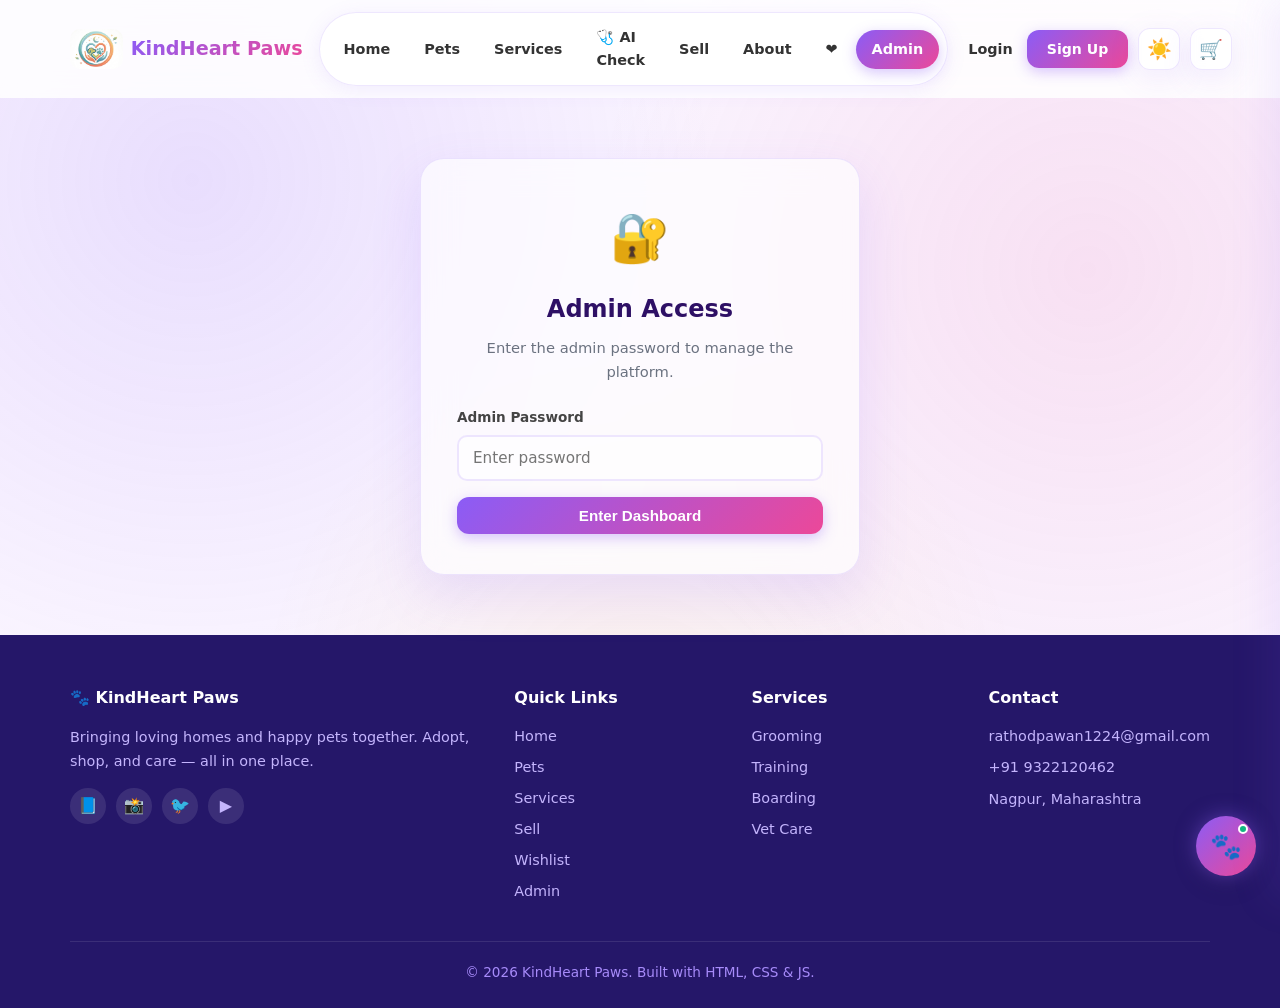
<file: admin.html>
<!DOCTYPE html>
<html lang="en">
<head>
<meta charset="UTF-8">
<meta name="viewport" content="width=device-width, initial-scale=1.0">
<title>Admin Dashboard — KindHeart Paws</title>
<link rel="stylesheet" href="css/style.css">
</head>
<body>
<header></header>

<!-- Admin Login Gate -->
<div id="adminGate" class="admin-gate" style="display:none">
  <div class="ico">🔐</div>
  <h2>Admin Access</h2>
  <p>Enter the admin password to manage the platform.</p>
  <div id="gateAlert"></div>
  <form id="gateForm">
    <div class="form-group">
      <label>Admin Password</label>
      <input type="password" id="gatePass" placeholder="Enter password" required>
    </div>
    <button type="submit" class="btn btn-primary btn-block">Enter Dashboard</button>
  </form>
  
</div>

<!-- Admin Dashboard -->
<div id="adminPanel" style="display:none;padding:40px 0">
  <div class="wrap">
    <!-- Stats -->
    <div class="admin-stats reveal">
      <div class="admin-stat">
        <div class="a-ico" style="background:#fde">🐾</div>
        <div class="a-info"><div class="num" id="statPets">0</div><div class="lbl">Total Pets</div></div>
      </div>
      <div class="admin-stat">
        <div class="a-ico" style="background:#e0f2fe">👥</div>
        <div class="a-info"><div class="num" id="statUsers">0</div><div class="lbl">Registered Users</div></div>
      </div>
      <div class="admin-stat">
        <div class="a-ico" style="background:#dcfce7">🛒</div>
        <div class="a-info"><div class="num" id="statCart">0</div><div class="lbl">Cart Items</div></div>
      </div>
      <div class="admin-stat">
        <div class="a-ico" style="background:#fef3c7">❤</div>
        <div class="a-info"><div class="num" id="statWish">0</div><div class="lbl">Wishlisted</div></div>
      </div>
    </div>

    <!-- Tabs -->
    <div class="admin-tabs">
      <button class="admin-tab active" onclick="switchTab('pets')">🐾 Manage Pets</button>
      <button class="admin-tab" onclick="switchTab('users')">👥 Manage Users</button>
      <button class="admin-tab" onclick="switchTab('orders')">📦 Orders</button>
    </div>

    <!-- Pets Tab -->
    <div id="tab-pets">
      <div class="admin-table-wrap">
        <div class="admin-table-head">
          <h3>📋 All Pet Listings</h3>
          <button class="btn btn-primary" style="font-size:.85rem;padding:8px 16px" onclick="location.href='sell.html'">+ Add Pet</button>
        </div>
        <table class="admin-table">
          <thead>
            <tr><th>Pet</th><th>Type</th><th>Breed</th><th>Price</th><th>Seller</th><th>Action</th></tr>
          </thead>
          <tbody id="petsTableBody"></tbody>
        </table>
      </div>
    </div>

    <!-- Users Tab -->
    <div id="tab-users" style="display:none">
      <div class="admin-table-wrap">
        <div class="admin-table-head">
          <h3>👥 Registered Users</h3>
        </div>
        <table class="admin-table">
          <thead>
            <tr><th>Name</th><th>Email</th><th>Role</th><th>Listed Pets</th></tr>
          </thead>
          <tbody id="usersTableBody"></tbody>
        </table>
      </div>
    </div>

    <!-- Orders Tab -->
    <div id="tab-orders" style="display:none">
      <div class="admin-table-wrap">
        <div class="admin-table-head">
          <h3>📦 Recent Orders</h3>
        </div>
        <div id="ordersContent" style="padding:30px 24px"></div>
      </div>
    </div>
  </div>
</div>

<footer></footer>

<!-- Cart Drawer -->
<div class="cart-overlay" id="cartOverlay" onclick="closeCart()"></div>
<div class="cart-drawer" id="cartDrawer">
  <div class="cart-head">
    <span>🛒 Your Cart</span>
    <button class="modal-close" onclick="closeCart()" style="position:static;font-size:1.5rem;background:none;border:none;cursor:pointer">×</button>
  </div>
  <div class="cart-body" id="cartBody"></div>
  <div class="cart-foot" id="cartFoot">
    <div class="cart-total"><span>Total</span><span class="amt" id="cartTotalAmt">₹0</span></div>
    <button class="btn btn-primary checkout-btn" onclick="openCheckout()">Checkout</button>
  </div>
</div>
<script src="js/script.js"></script>
<script>
buildNav("admin.html");
buildFooter();

const ADMIN_PASSWORD = "Pawan@2003";

// check if already authenticated this session
let isAdmin = sessionStorage.getItem("ph_admin") === "1";

function showGate(){
  document.getElementById("adminGate").style.display = "block";
  document.getElementById("adminPanel").style.display = "none";
}
function showPanel(){
  document.getElementById("adminGate").style.display = "none";
  document.getElementById("adminPanel").style.display = "block";
  loadStats();
  loadPets();
  loadUsers();
  loadOrders();
  setTimeout(initReveal, 60);
}

if(isAdmin) showPanel(); else showGate();

document.getElementById("gateForm").addEventListener("submit", function(e){
  e.preventDefault();
  const pass = document.getElementById("gatePass").value;
  if(pass === ADMIN_PASSWORD){
    sessionStorage.setItem("ph_admin","1");
    isAdmin = true;
    showPanel();
  } else {
    document.getElementById("gateAlert").innerHTML = '<div class="alert err">Wrong password. Try again.</div>';
  }
});

// ---- Stats ----
function loadStats(){
  document.getElementById("statPets").textContent = getPets().length;
  document.getElementById("statUsers").textContent = getUsers().length;
  document.getElementById("statCart").textContent = cartCount();
  document.getElementById("statWish").textContent = getWishlist().length;
}

// ---- Pets Table ----
function loadPets(){
  const pets = getPets();
  const body = document.getElementById("petsTableBody");
  if(pets.length === 0){
    body.innerHTML = '<tr><td colspan="6" class="empty-row">No pets listed yet.</td></tr>';
    return;
  }
  body.innerHTML = pets.map(p => `
    <tr>
      <td>
        <div style="display:flex;align-items:center;gap:10px">
          ${p.img ? `<img src="${p.img}" class="t-pic" onerror="this.style.display='none';this.nextElementSibling.style.display='block'"><span class="t-emoji" style="display:none;font-size:1.4rem">${petEmoji(p.type)}</span>` : `<span class="t-emoji">${petEmoji(p.type)}</span>`}
          <strong>${p.name}</strong>
        </div>
      </td>
      <td>${p.type}</td>
      <td>${p.breed}</td>
      <td>${p.price === 0 ? '<span class="t-free">Free</span>' : '<span class="t-price">₹'+p.price.toLocaleString("en-IN")+'</span>'}</td>
      <td>${p.seller || "KindHeart Paws"}</td>
      <td>
        <a href="pet.html?id=${p.id}" style="color:var(--secondary);font-weight:600;font-size:.82rem;margin-right:8px">View</a>
        <button class="del-btn" onclick="adminDeletePet(${p.id})">Delete</button>
      </td>
    </tr>`).join("");
}

function adminDeletePet(id){
  if(!confirm("Delete this pet listing? This cannot be undone.")) return;
  const pets = getPets().filter(p => p.id !== id);
  setPets(pets);
  loadStats();
  loadPets();
  toast("Pet listing deleted.");
}

// ---- Users Table ----
function loadUsers(){
  const users = getUsers();
  const pets = getPets();
  const body = document.getElementById("usersTableBody");
  if(users.length === 0){
    body.innerHTML = '<tr><td colspan="4" class="empty-row">No registered users yet.</td></tr>';
    return;
  }
  body.innerHTML = users.map(u => {
    const listed = pets.filter(p => p.sellerEmail === u.email).length;
    const isAdminUser = u.email === "admin@pawshearts.in";
    return `
    <tr>
      <td><strong>${u.name}</strong></td>
      <td>${u.email}</td>
      <td><span class="role-badge ${isAdminUser?'admin':'user'}">${isAdminUser?'Admin':'User'}</span></td>
      <td>${listed}</td>
    </tr>`;
  }).join("");
}

// ---- Orders Tab ----
function loadOrders(){
  const cart = getCart();
  const content = document.getElementById("ordersContent");
  if(cart.length === 0){
    content.innerHTML = '<div class="empty-row">No active orders in cart. Orders will appear here when users add items.</div>';
    return;
  }
  const total = cartTotal();
  content.innerHTML = `
    <p style="margin-bottom:16px;color:var(--muted);font-size:.9rem">Currently ${cart.length} item(s) in the active cart:</p>
    ${cart.map(i => `
      <div style="display:flex;justify-content:space-between;padding:10px 0;border-bottom:1px solid #f3f4f6">
        <span>${i.emoji||""} ${i.name} <span style="color:var(--muted);font-size:.8rem">(${i.type})</span></span>
        <strong>${i.price === 0 ? "Free" : "₹"+i.price.toLocaleString("en-IN")}</strong>
      </div>
    `).join("")}
    <div style="display:flex;justify-content:space-between;margin-top:16px;font-size:1.2rem;font-weight:800;color:var(--primary)">
      <span>Cart Total</span><span>₹${total.toLocaleString("en-IN")}</span>
    </div>`;
}

// ---- Tabs ----
function switchTab(tab){
  document.querySelectorAll(".admin-tab").forEach(t => t.classList.remove("active"));
  event.target.classList.add("active");
  document.getElementById("tab-pets").style.display = tab === "pets" ? "block" : "none";
  document.getElementById("tab-users").style.display = tab === "users" ? "block" : "none";
  document.getElementById("tab-orders").style.display = tab === "orders" ? "block" : "none";
}
</script>

<!-- Chatbot Widget -->
<button class="chatbot-fab" id="chatbotFab" onclick="toggleChatbot()" title="Chat with PawBot">🐾<span class="badge-dot"></span></button>
<div class="chatbot-window" id="chatbotWindow">
  <div class="chatbot-head">
    <div class="avatar">🐾</div>
    <div class="info">
      <h4>PawBot</h4>
      <span class="status">Online • Typically replies instantly</span>
    </div>
    <button class="close-btn" onclick="toggleChatbot()">×</button>
  </div>
  <div class="chatbot-body" id="chatbotBody"></div>
  <div class="chatbot-input">
    <input type="text" id="chatbotInput" placeholder="Ask me anything about pets..." autocomplete="off">
    <button onclick="sendChatMessage()">➤</button>
  </div>
</div>

</body>
</html>
</file>
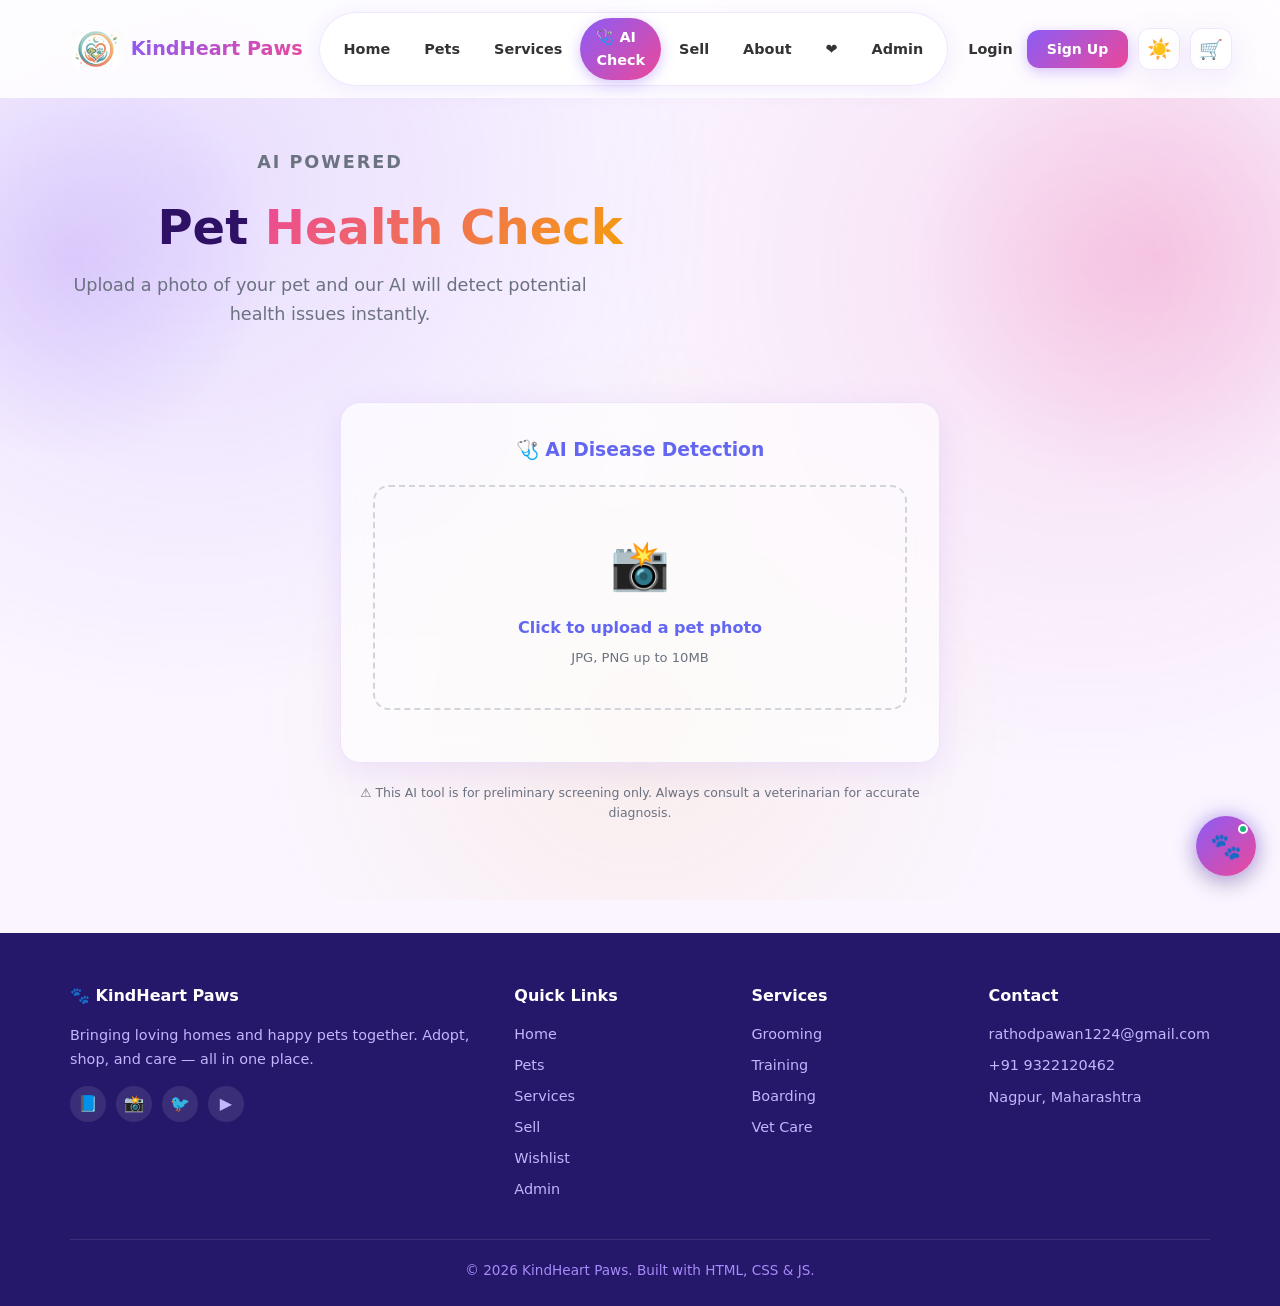
<file: health-check.html>
<!DOCTYPE html>
<html lang="en">
<head>
<meta charset="UTF-8">
<meta name="viewport" content="width=device-width, initial-scale=1.0">
<title>AI Health Check — KindHeart Paws</title>
<link rel="stylesheet" href="css/style.css">
</head>
<body>
<header></header>

<section class="hero" style="padding:50px 0">
  <div class="wrap">
    <div class="section-head reveal" style="margin:0">
      <p class="eyebrow">AI Powered</p>
      <h1>Pet <span class="gradient-text">Health Check</span></h1>
      <p>Upload a photo of your pet and our AI will detect potential health issues instantly.</p>
    </div>
  </div>
</section>

<section style="padding-top:0">
  <div class="wrap" style="max-width:640px">
    <div class="sell-form-card reveal">
      <h3 style="text-align:center;color:var(--secondary);margin-bottom:20px">🩺 AI Disease Detection</h3>

      <div id="uploadArea" style="border:2px dashed #d1d5db;border-radius:16px;padding:40px 20px;text-align:center;cursor:pointer;transition:.3s;margin-bottom:20px" 
           onmouseover="this.style.borderColor='var(--primary)'" 
           onmouseout="this.style.borderColor='#d1d5db'"
           onclick="document.getElementById('petPhoto').click()">
        <div style="font-size:3rem;margin-bottom:12px">📸</div>
        <p style="font-weight:600;color:var(--secondary)">Click to upload a pet photo</p>
        <p style="font-size:.82rem;color:var(--muted);margin-top:6px">JPG, PNG up to 10MB</p>
        <input type="file" id="petPhoto" accept="image/*" style="display:none" onchange="previewImage(this)">
      </div>

      <div id="imagePreview" style="text-align:center;margin-bottom:20px;display:none">
        <img id="previewImg" style="max-width:300px;border-radius:14px;box-shadow:var(--shadow)">
      </div>

      <button class="btn btn-primary btn-block" id="checkBtn" onclick="checkHealth()" style="display:none">
        🔍 Analyze with AI
      </button>

      <div id="loadingArea" style="text-align:center;display:none;padding:30px">
        <div style="font-size:2.5rem;margin-bottom:12px">🤖</div>
        <p style="font-weight:600;color:var(--secondary)">AI is analyzing the image...</p>
        <p style="font-size:.82rem;color:var(--muted)">This may take a few seconds</p>
      </div>

      <div id="resultArea" style="display:none">
        <div style="background:#f9fafb;border-radius:14px;padding:20px;margin-top:20px">
          <div style="display:flex;align-items:center;gap:12px;margin-bottom:14px">
            <span id="resultIcon" style="font-size:2rem">✅</span>
            <div>
              <h3 id="resultDisease" style="color:var(--secondary)">Healthy</h3>
              <p id="resultConfidence" style="font-size:.85rem;color:var(--muted)">Confidence: 95%</p>
            </div>
          </div>
          <p id="resultAdvice" style="color:#4b5563;font-size:.92rem;line-height:1.7"></p>
        </div>
        <div id="allPredictions" style="margin-top:16px"></div>
        <button class="btn btn-outline btn-block" style="margin-top:16px" onclick="resetCheck()">Check Another Pet</button>
      </div>

      <div id="errorArea" style="display:none;padding:20px;text-align:center">
        <p style="color:#c0344a;font-weight:600">⚠️ <span id="errorMsg">Something went wrong</span></p>
        <button class="btn btn-outline" style="margin-top:12px" onclick="resetCheck()">Try Again</button>
      </div>
    </div>

    <p style="text-align:center;color:var(--muted);font-size:.78rem;margin-top:20px">
      ⚠️ This AI tool is for preliminary screening only. Always consult a veterinarian for accurate diagnosis.
    </p>
  </div>
</section>

<footer></footer>

<button class="chatbot-fab" id="chatbotFab" onclick="toggleChatbot()" title="Chat with KindBot">🐾<span class="badge-dot"></span></button>
<div class="chatbot-window" id="chatbotWindow">
  <div class="chatbot-head">
    <div class="avatar">🐾</div>
    <div class="info">
      <h4>KindBot</h4>
      <span class="status">Online • Typically replies instantly</span>
    </div>
    <button class="close-btn" onclick="toggleChatbot()">×</button>
  </div>
  <div class="chatbot-body" id="chatbotBody"></div>
  <div class="chatbot-input">
    <input type="text" id="chatbotInput" placeholder="Ask me anything about pets..." autocomplete="off">
    <button onclick="sendChatMessage()">➤</button>
  </div>
</div>

<script src="js/script.js"></script>
<script>
const API_URL = "http://localhost:5000/predict";

buildNav("health-check.html");
buildFooter();
setTimeout(initReveal, 60);

function previewImage(input) {
  const file = input.files[0];
  if (!file) return;
  const reader = new FileReader();
  reader.onload = function(e) {
    document.getElementById("previewImg").src = e.target.result;
    document.getElementById("imagePreview").style.display = "block";
    document.getElementById("checkBtn").style.display = "flex";
    document.getElementById("resultArea").style.display = "none";
    document.getElementById("errorArea").style.display = "none";
  };
  reader.readAsDataURL(file);
}

function checkHealth() {
  const file = document.getElementById("petPhoto").files[0];
  if (!file) { alert("Please upload a pet photo first"); return; }

  document.getElementById("checkBtn").style.display = "none";
  document.getElementById("imagePreview").style.display = "none";
  document.getElementById("loadingArea").style.display = "block";

  const formData = new FormData();
  formData.append("file", file);

  fetch(API_URL, { method: "POST", body: formData })
    .then(function(res) { return res.json(); })
    .then(function(data) {
      document.getElementById("loadingArea").style.display = "none";
      if (data.error) {
        document.getElementById("errorMsg").textContent = data.error;
        document.getElementById("errorArea").style.display = "block";
        return;
      }
      showResult(data);
    })
    .catch(function(err) {
      document.getElementById("loadingArea").style.display = "none";
      document.getElementById("errorMsg").textContent = "Cannot connect to AI server. Make sure the backend is running.";
      document.getElementById("errorArea").style.display = "block";
    });
}

function showResult(data) {
  var isHealthy = data.disease.toLowerCase().includes("healthy");
  document.getElementById("resultIcon").textContent = isHealthy ? "✅" : "⚠️";
  document.getElementById("resultDisease").textContent = data.disease;
  document.getElementById("resultConfidence").textContent = "Confidence: " + data.confidence + "%";
  document.getElementById("resultAdvice").textContent = data.advice;

  var allHtml = "<p style='font-size:.82rem;color:var(--muted);margin-bottom:8px'>All predictions:</p>";
  var predictions = data.all_predictions || {};
  for (var name in predictions) {
    var pct = predictions[name];
    var barColor = name.toLowerCase().includes("healthy") ? "var(--accent)" : "var(--primary)";
    allHtml += "<div style='margin-bottom:8px'><div style='display:flex;justify-content:space-between;font-size:.78rem;margin-bottom:2px'><span>" + name + "</span><span>" + pct + "%</span></div><div style='background:#f3f4f6;border-radius:4px;height:6px;overflow:hidden'><div style='background:" + barColor + ";height:100%;width:" + pct + "%'></div></div></div>";
  }
  document.getElementById("allPredictions").innerHTML = allHtml;
  document.getElementById("resultArea").style.display = "block";
}

function resetCheck() {
  document.getElementById("petPhoto").value = "";
  document.getElementById("imagePreview").style.display = "none";
  document.getElementById("checkBtn").style.display = "none";
  document.getElementById("resultArea").style.display = "none";
  document.getElementById("errorArea").style.display = "none";
  document.getElementById("uploadArea").style.display = "block";
}
</script>
</body>
</html>
</file>
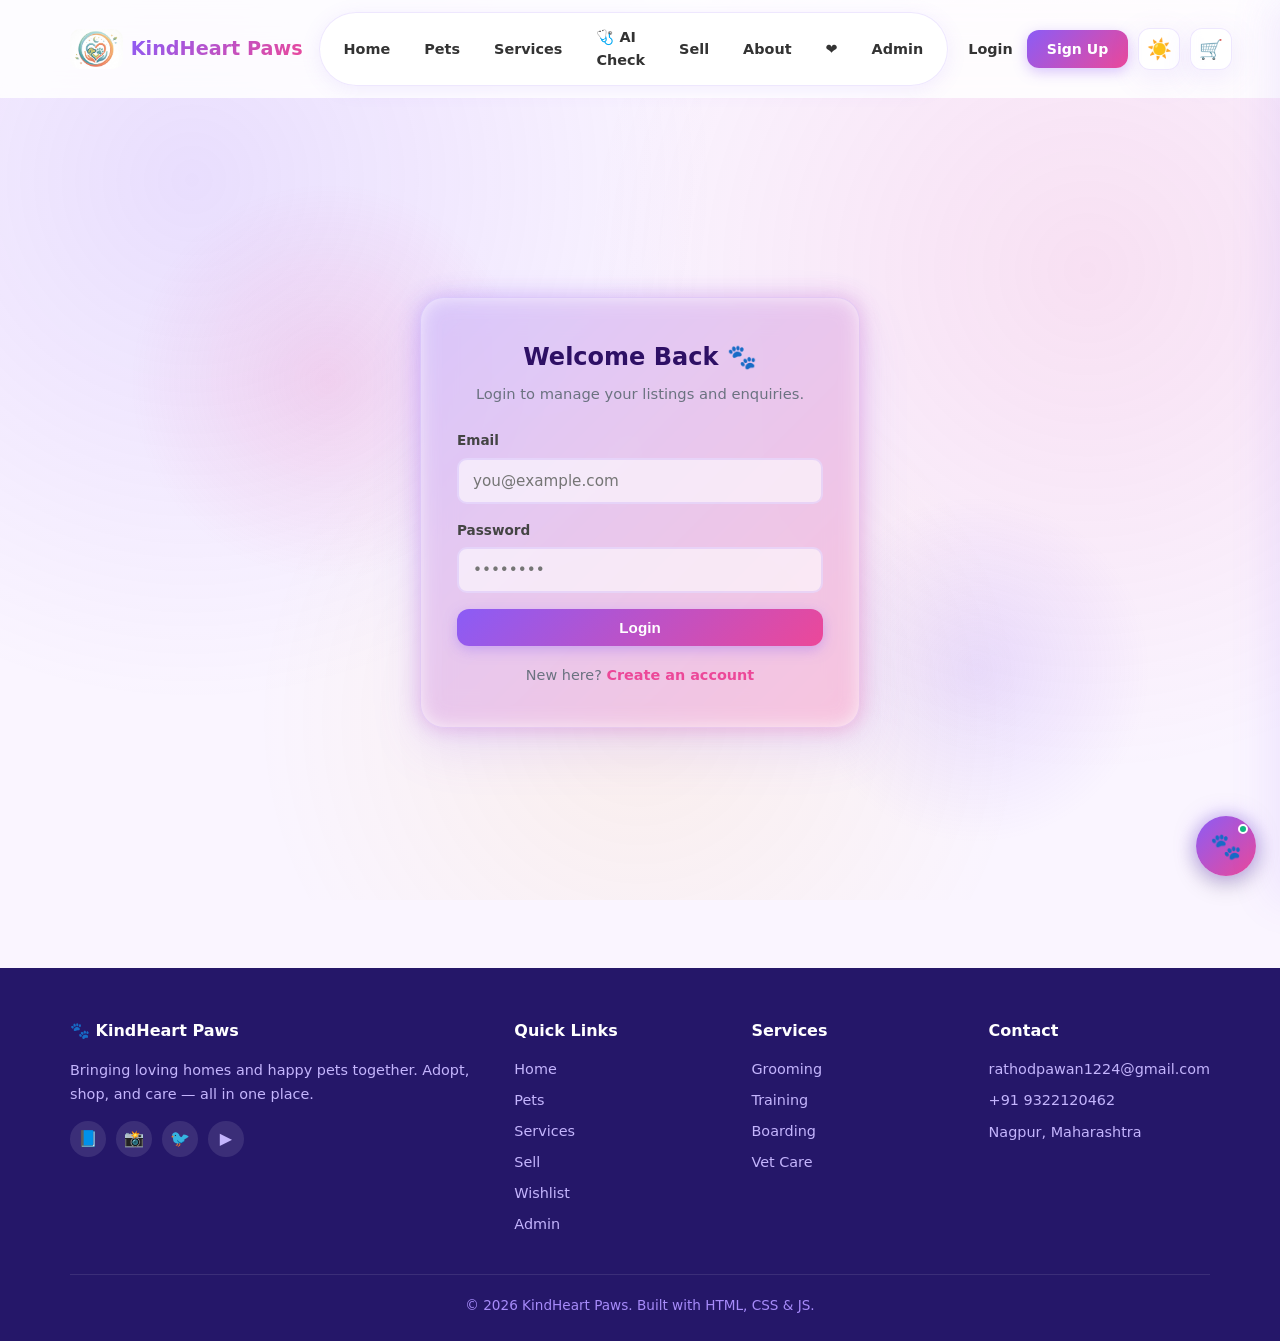
<file: login.html>
<!DOCTYPE html>
<html lang="en">
<head>
<meta charset="UTF-8">
<meta name="viewport" content="width=device-width, initial-scale=1.0">
<title>Login / Sign Up — KindHeart Paws</title>
<link rel="stylesheet" href="css/style.css">
</head>
<body>
<header></header>

<div class="auth-wrap">
  <div class="auth-card">
    <h2 id="formTitle">Welcome Back 🐾</h2>
    <p class="sub" id="formSub">Login to manage your listings and enquiries.</p>

    <div id="alertBox"></div>

    <form id="authForm">
      <div id="nameField" class="form-group" style="display:none">
        <label>Full Name</label>
        <input type="text" id="name" placeholder="Your name">
      </div>
      <div class="form-group">
        <label>Email</label>
        <input type="email" id="email" placeholder="you@example.com" required>
      </div>
      <div class="form-group">
        <label>Password</label>
        <input type="password" id="password" placeholder="••••••••" required>
      </div>
      <div id="confirmField" class="form-group" style="display:none">
        <label>Confirm Password</label>
        <input type="password" id="confirm" placeholder="••••••••">
      </div>
      <button type="submit" class="btn btn-primary btn-block" id="submitBtn">Login</button>
    </form>

    <p class="auth-switch" id="switchText">
      New here? <a href="#" onclick="toggleMode('signup')">Create an account</a>
    </p>
  </div>
</div>

<footer></footer>

<!-- Cart Drawer -->
<div class="cart-overlay" id="cartOverlay" onclick="closeCart()"></div>
<div class="cart-drawer" id="cartDrawer">
  <div class="cart-head">
    <span>🛒 Your Cart</span>
    <button class="modal-close" onclick="closeCart()" style="position:static;font-size:1.5rem;background:none;border:none;cursor:pointer">×</button>
  </div>
  <div class="cart-body" id="cartBody"></div>
  <div class="cart-foot" id="cartFoot">
    <div class="cart-total"><span>Total</span><span class="amt" id="cartTotalAmt">₹0</span></div>
    <button class="btn btn-primary checkout-btn" onclick="openCheckout()">Checkout</button>
  </div>
</div>
<script src="js/script.js"></script>
<script>
buildNav("");
buildFooter();

let mode = new URLSearchParams(location.search).get("mode") || "login";

function toggleMode(m){
  mode = m;
  const t = document.getElementById("formTitle");
  const s = document.getElementById("formSub");
  const btn = document.getElementById("submitBtn");
  const sw = document.getElementById("switchText");
  const nameF = document.getElementById("nameField");
  const confF = document.getElementById("confirmField");
  if(m==="signup"){
    t.textContent="Create Account 🐾";
    s.textContent="Join us to adopt, buy, sell and book services.";
    btn.textContent="Sign Up";
    nameF.style.display="block";
    confF.style.display="block";
    document.getElementById("name").required=true;
    document.getElementById("confirm").required=true;
    sw.innerHTML=`Already have an account? <a href="#" onclick="toggleMode('login')">Login</a>`;
  } else {
    t.textContent="Welcome Back 🐾";
    s.textContent="Login to manage your listings and enquiries.";
    btn.textContent="Login";
    nameF.style.display="none";
    confF.style.display="none";
    document.getElementById("name").required=false;
    document.getElementById("confirm").required=false;
    sw.innerHTML=`New here? <a href="#" onclick="toggleMode('signup')">Create an account</a>`;
  }
}
toggleMode(mode);

function showMsg(msg,type){
  document.getElementById("alertBox").innerHTML=`<div class="alert ${type}">${msg}</div>`;
}

document.getElementById("authForm").addEventListener("submit",function(e){
  e.preventDefault();
  const email=document.getElementById("email").value.trim();
  const password=document.getElementById("password").value;
  if(mode==="signup"){
    const name=document.getElementById("name").value.trim();
    const confirm=document.getElementById("confirm").value;
    if(password!==confirm){showMsg("Passwords do not match.","err");return;}
    if(password.length<6){showMsg("Password must be at least 6 characters.","err");return;}
    let users=getUsers();
    if(users.some(u=>u.email===email)){showMsg("An account with this email already exists.","err");return;}
    const user={name,email,password};
    users.push(user);
    setUsers(users);
    setCurrentUser(user);
    toast("Account created! Redirecting…");
    setTimeout(()=>location.href="index.html",1200);
  } else {
    const users=getUsers();
    const found=users.find(u=>u.email===email && u.password===password);
    if(!found){showMsg("Invalid email or password.","err");return;}
    setCurrentUser(found);
    toast("Login successful! Redirecting…");
    setTimeout(()=>location.href="index.html",1000);
  }
});
</script>

<!-- Chatbot Widget -->
<button class="chatbot-fab" id="chatbotFab" onclick="toggleChatbot()" title="Chat with PawBot">🐾<span class="badge-dot"></span></button>
<div class="chatbot-window" id="chatbotWindow">
  <div class="chatbot-head">
    <div class="avatar">🐾</div>
    <div class="info">
      <h4>PawBot</h4>
      <span class="status">Online • Typically replies instantly</span>
    </div>
    <button class="close-btn" onclick="toggleChatbot()">×</button>
  </div>
  <div class="chatbot-body" id="chatbotBody"></div>
  <div class="chatbot-input">
    <input type="text" id="chatbotInput" placeholder="Ask me anything about pets..." autocomplete="off">
    <button onclick="sendChatMessage()">➤</button>
  </div>
</div>

</body>
</html>
</file>
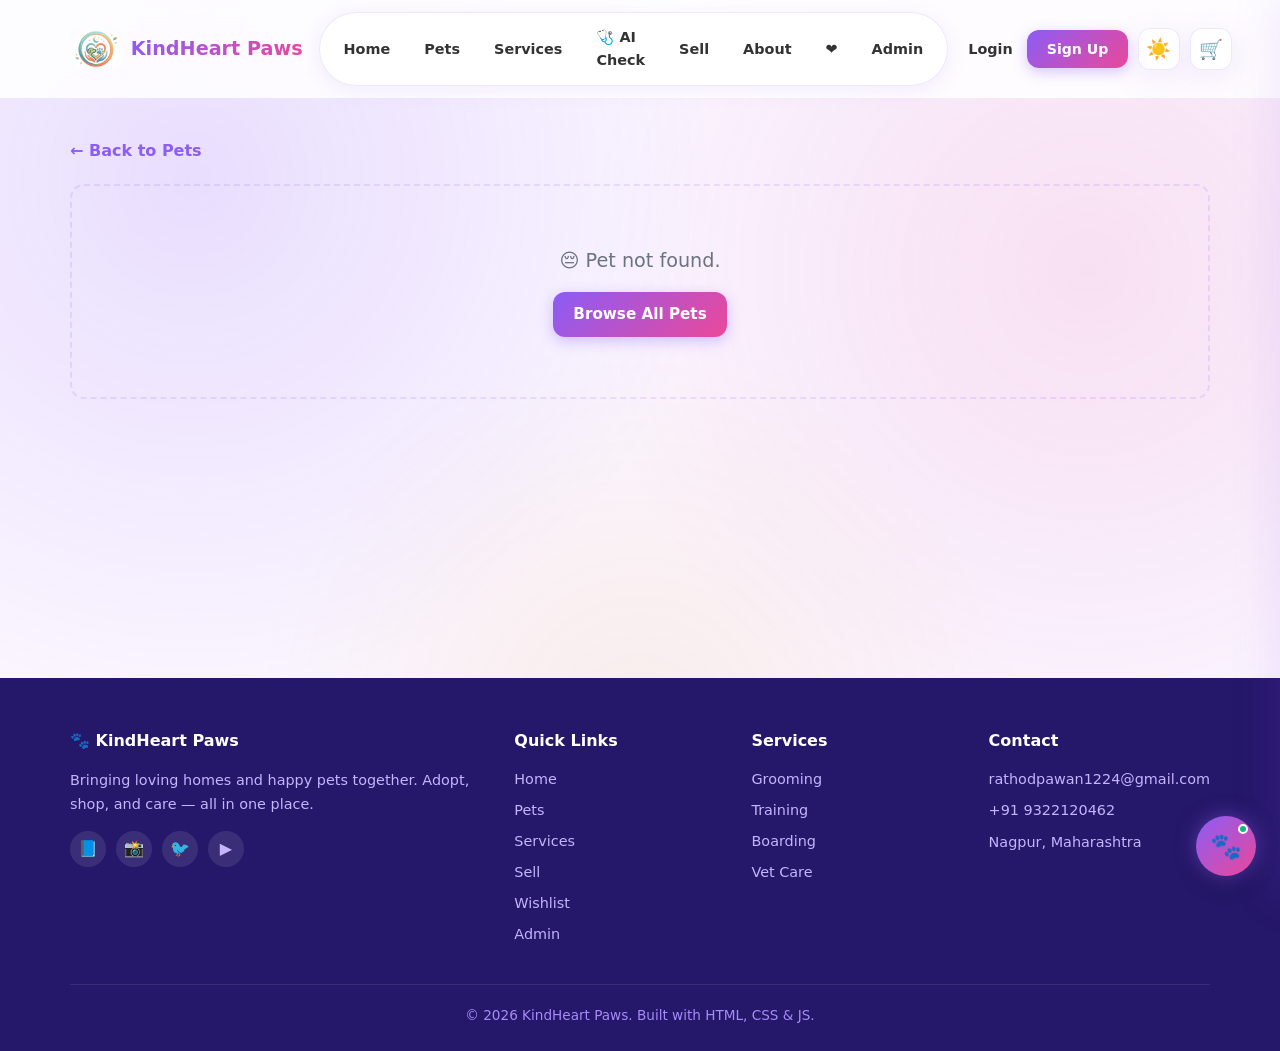
<file: pet.html>
<!DOCTYPE html>
<html lang="en">
<head>
<meta charset="UTF-8">
<meta name="viewport" content="width=device-width, initial-scale=1.0">
<title>Pet Details — KindHeart Paws</title>
<link rel="stylesheet" href="css/style.css">
</head>
<body>
<header></header>

<section style="padding:40px 0;min-height:60vh">
  <div class="wrap">
    <a href="pets.html" class="pet-back">← Back to Pets</a>
    <div id="petDetailContent"></div>
  </div>
</section>

<footer></footer>

<!-- Cart Drawer -->
<div class="cart-overlay" id="cartOverlay" onclick="closeCart()"></div>
<div class="cart-drawer" id="cartDrawer">
  <div class="cart-head">
    <span>🛒 Your Cart</span>
    <button class="modal-close" onclick="closeCart()" style="position:static;font-size:1.5rem;background:none;border:none;cursor:pointer">×</button>
  </div>
  <div class="cart-body" id="cartBody"></div>
  <div class="cart-foot" id="cartFoot">
    <div class="cart-total"><span>Total</span><span class="amt" id="cartTotalAmt">₹0</span></div>
    <button class="btn btn-primary checkout-btn" onclick="openCheckout()">Checkout</button>
  </div>
</div>
<script src="js/script.js"></script>
<script>
buildNav("");
buildFooter();

const params = new URLSearchParams(location.search);
const petId = Number(params.get("id"));
const pet = getPets().find(p => p.id === petId);

if(!pet){
  document.getElementById("petDetailContent").innerHTML = `
    <div class="empty" style="padding:60px;text-align:center">
      <p style="font-size:1.2rem;color:var(--muted)">😔 Pet not found.</p>
      <a href="pets.html" class="btn btn-primary" style="margin-top:16px">Browse All Pets</a>
    </div>`;
} else {
  const wish = getWishlist().includes(pet.id);
  document.getElementById("petDetailContent").innerHTML = `
    <div class="pet-detail-grid reveal">
      <div class="pet-detail-img">
        <span class="tag ${pet.price===0?"":"sell"}">${pet.price===0?"Adopt":"For Sale"}</span>
        <img src="${pet.img}" alt="${pet.name}" onerror="this.src='https://placehold.co/600x440/ff7a59/fff?text=${pet.name}'">
      </div>
      <div class="pet-detail-info">
        <h1>${pet.name}</h1>
        <p class="breed-line">${pet.breed} • ${pet.type}</p>
        <div class="price-big ${pet.price===0?"free":""}">${pet.price===0?"Free Adoption":("₹"+pet.price.toLocaleString("en-IN"))}</div>

        <div class="pet-spec-grid">
          <div class="spec-box"><div class="lbl">Age</div><div class="val">${pet.age}</div></div>
          <div class="spec-box"><div class="lbl">Gender</div><div class="val">${pet.gender}</div></div>
          <div class="spec-box"><div class="lbl">Type</div><div class="val">${pet.type}</div></div>
          <div class="spec-box"><div class="lbl">Breed</div><div class="val">${pet.breed}</div></div>
        </div>

        <div class="pet-tags-row">
          ${(pet.tags||[]).map(t=>`<span class="chip">${t}</span>`).join("")}
        </div>

        <div class="pet-desc">
          ${pet.desc || (pet.name + " is a wonderful " + pet.breed + " " + pet.type.toLowerCase() + " looking for a loving forever home. " + pet.name + " is " + pet.age + " old and has a " + pet.gender.toLowerCase() + " temperament. " + (pet.tags||[]).includes("Vaccinated") ? "Fully vaccinated and ready to go!" : "Healthy and full of energy!")}
        </div>

        <div class="modal-contact" style="background:#f9fafb;padding:14px;border-radius:12px;font-size:.9rem;color:#444;margin-bottom:20px">
          📞 Seller: ${pet.seller || "KindHeart Paws team"}<br>
          📍 ${pet.location || "Bengaluru, India"}
        </div>

        <div class="pet-detail-actions">
          <button class="btn btn-primary" onclick='addPetToCart(${JSON.stringify(pet).replace(/'/g,"&#39;")})'>🛒 Add to Cart</button>
          <button class="btn btn-outline" onclick="enquire(${pet.id})">📞 Enquire Now</button>
          <button class="btn btn-outline heart ${wish?"on":""}" onclick="toggleWish(${pet.id});location.reload()">❤ ${wish?"In Wishlist":"Add to Wishlist"}</button>
        </div>
      </div>
    </div>`;
  document.title = pet.name + " — KindHeart Paws";
}
setTimeout(initReveal, 60);
</script>

<!-- Chatbot Widget -->
<button class="chatbot-fab" id="chatbotFab" onclick="toggleChatbot()" title="Chat with PawBot">🐾<span class="badge-dot"></span></button>
<div class="chatbot-window" id="chatbotWindow">
  <div class="chatbot-head">
    <div class="avatar">🐾</div>
    <div class="info">
      <h4>PawBot</h4>
      <span class="status">Online • Typically replies instantly</span>
    </div>
    <button class="close-btn" onclick="toggleChatbot()">×</button>
  </div>
  <div class="chatbot-body" id="chatbotBody"></div>
  <div class="chatbot-input">
    <input type="text" id="chatbotInput" placeholder="Ask me anything about pets..." autocomplete="off">
    <button onclick="sendChatMessage()">➤</button>
  </div>
</div>

</body>
</html>
</file>
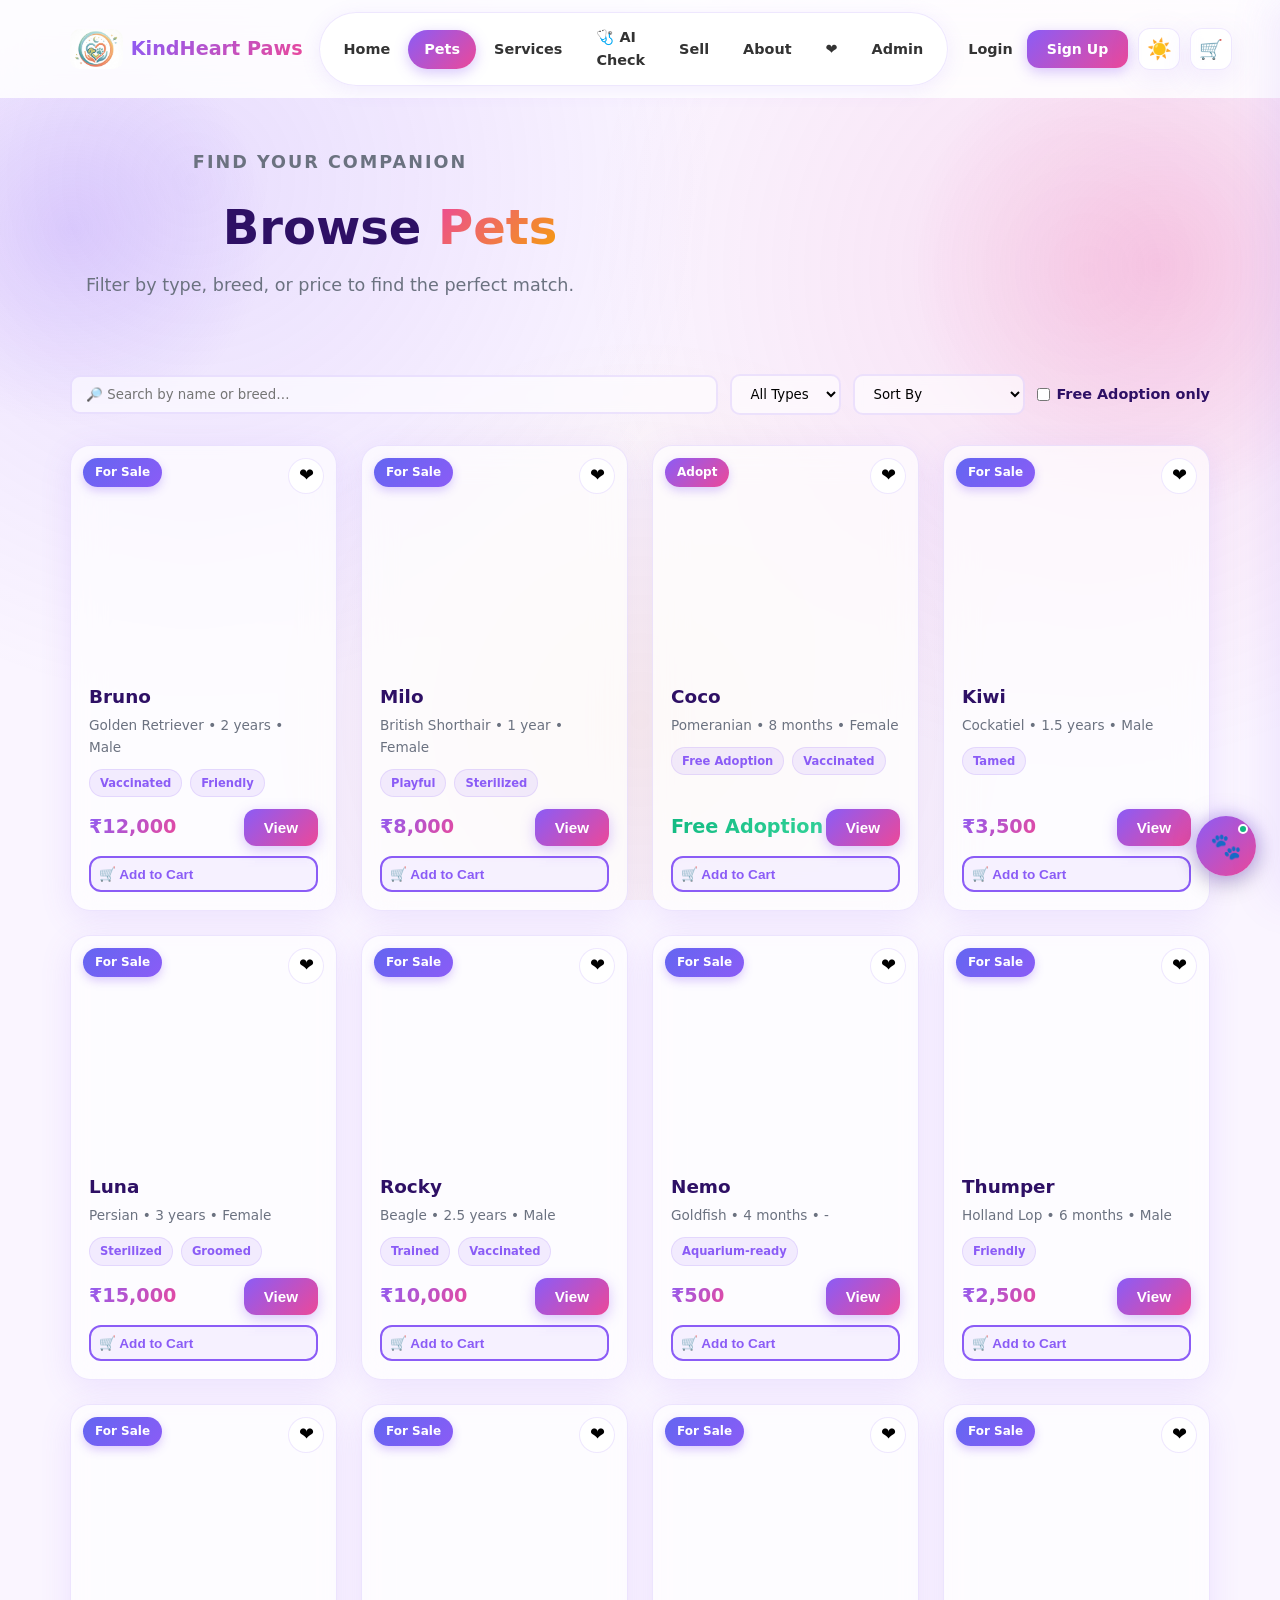
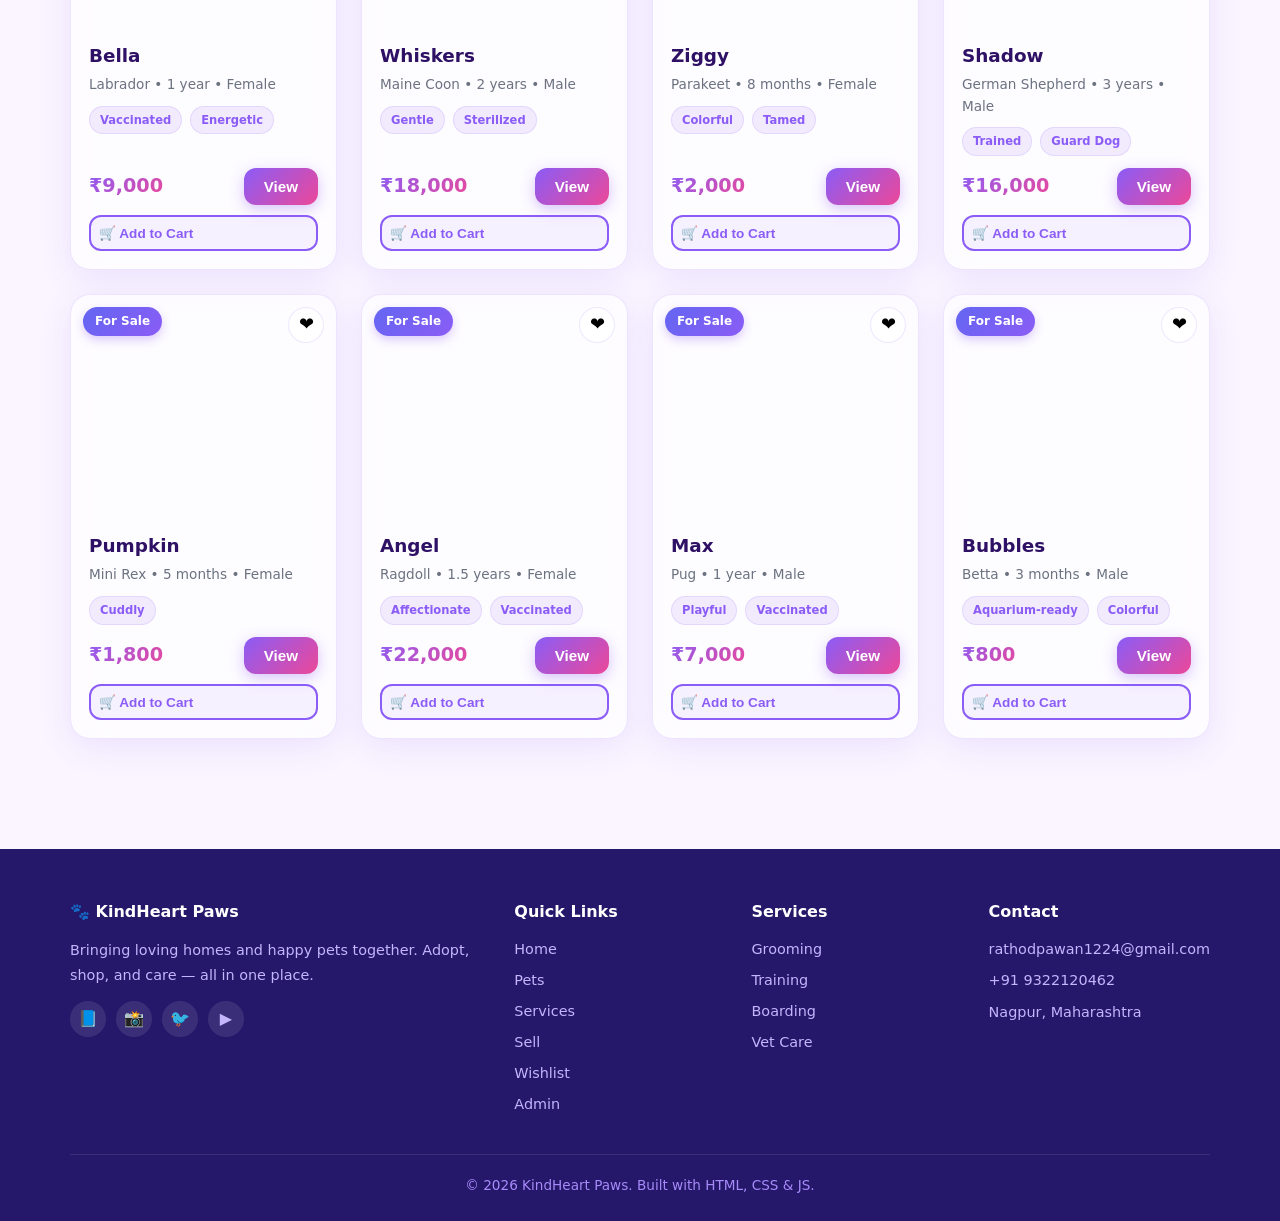
<file: pets.html>
<!DOCTYPE html>
<html lang="en">
<head>
<meta charset="UTF-8">
<meta name="viewport" content="width=device-width, initial-scale=1.0">
<title>Pets — KindHeart Paws</title>
<link rel="stylesheet" href="css/style.css">
</head>
<body>
<header></header>

<section class="hero" style="padding:50px 0">
  <div class="wrap">
    <div class="section-head reveal" style="margin:0">
      <p class="eyebrow">Find your companion</p>
      <h1>Browse <span class="gradient-text">Pets</span></h1>
      <p>Filter by type, breed, or price to find the perfect match.</p>
    </div>
  </div>
</section>

<section style="padding-top:0">
  <div class="wrap">
    <!-- Filters -->
    <div class="filters reveal">
      <input type="text" class="search" id="searchBox" placeholder="🔎 Search by name or breed…" oninput="renderPets()">
      <select id="typeFilter" onchange="renderPets()">
        <option value="">All Types</option>
        <option>Dog</option><option>Cat</option><option>Bird</option><option>Fish</option><option>Rabbit</option>
      </select>
      <select id="sortFilter" onchange="renderPets()">
        <option value="">Sort By</option>
        <option value="low">Price: Low to High</option>
        <option value="high">Price: High to Low</option>
        <option value="name">Name A-Z</option>
      </select>
      <label style="display:flex;align-items:center;gap:6px;font-weight:600;font-size:.9rem;white-space:nowrap">
        <input type="checkbox" id="freeOnly" onchange="renderPets()"> Free Adoption only
      </label>
    </div>

    <div class="pet-grid" id="petGrid"></div>
    <div id="emptyState" class="empty" style="display:none">No pets match your filters. Try adjusting them.</div>
  </div>
</section>

<footer></footer>

<!-- Cart Drawer -->
<div class="cart-overlay" id="cartOverlay" onclick="closeCart()"></div>
<div class="cart-drawer" id="cartDrawer">
  <div class="cart-head">
    <span>🛒 Your Cart</span>
    <button class="modal-close" onclick="closeCart()" style="position:static;font-size:1.5rem;background:none;border:none;cursor:pointer">×</button>
  </div>
  <div class="cart-body" id="cartBody"></div>
  <div class="cart-foot" id="cartFoot">
    <div class="cart-total"><span>Total</span><span class="amt" id="cartTotalAmt">₹0</span></div>
    <button class="btn btn-primary checkout-btn" onclick="openCheckout()">Checkout</button>
  </div>
</div>
<script src="js/script.js"></script>
<script>
buildNav("pets.html");
buildFooter();

function renderPets(){
  let pets=getPets();
  const q=document.getElementById("searchBox").value.toLowerCase();
  const type=document.getElementById("typeFilter").value;
  const sort=document.getElementById("sortFilter").value;
  const freeOnly=document.getElementById("freeOnly").checked;

  if(q) pets=pets.filter(p=>(p.name+" "+p.breed).toLowerCase().includes(q));
  if(type) pets=pets.filter(p=>p.type===type);
  if(freeOnly) pets=pets.filter(p=>p.price===0);
  if(sort==="low") pets.sort((a,b)=>a.price-b.price);
  else if(sort==="high") pets.sort((a,b)=>b.price-a.price);
  else if(sort==="name") pets.sort((a,b)=>a.name.localeCompare(b.name));

  const grid=document.getElementById("petGrid");
  const empty=document.getElementById("emptyState");
  if(pets.length===0){grid.innerHTML="";empty.style.display="block";return;}
  empty.style.display="none";
  grid.innerHTML=pets.map(petCard).join("");
}
renderPets();
</script>

<!-- Chatbot Widget -->
<button class="chatbot-fab" id="chatbotFab" onclick="toggleChatbot()" title="Chat with PawBot">🐾<span class="badge-dot"></span></button>
<div class="chatbot-window" id="chatbotWindow">
  <div class="chatbot-head">
    <div class="avatar">🐾</div>
    <div class="info">
      <h4>PawBot</h4>
      <span class="status">Online • Typically replies instantly</span>
    </div>
    <button class="close-btn" onclick="toggleChatbot()">×</button>
  </div>
  <div class="chatbot-body" id="chatbotBody"></div>
  <div class="chatbot-input">
    <input type="text" id="chatbotInput" placeholder="Ask me anything about pets..." autocomplete="off">
    <button onclick="sendChatMessage()">➤</button>
  </div>
</div>

</body>
</html>
</file>
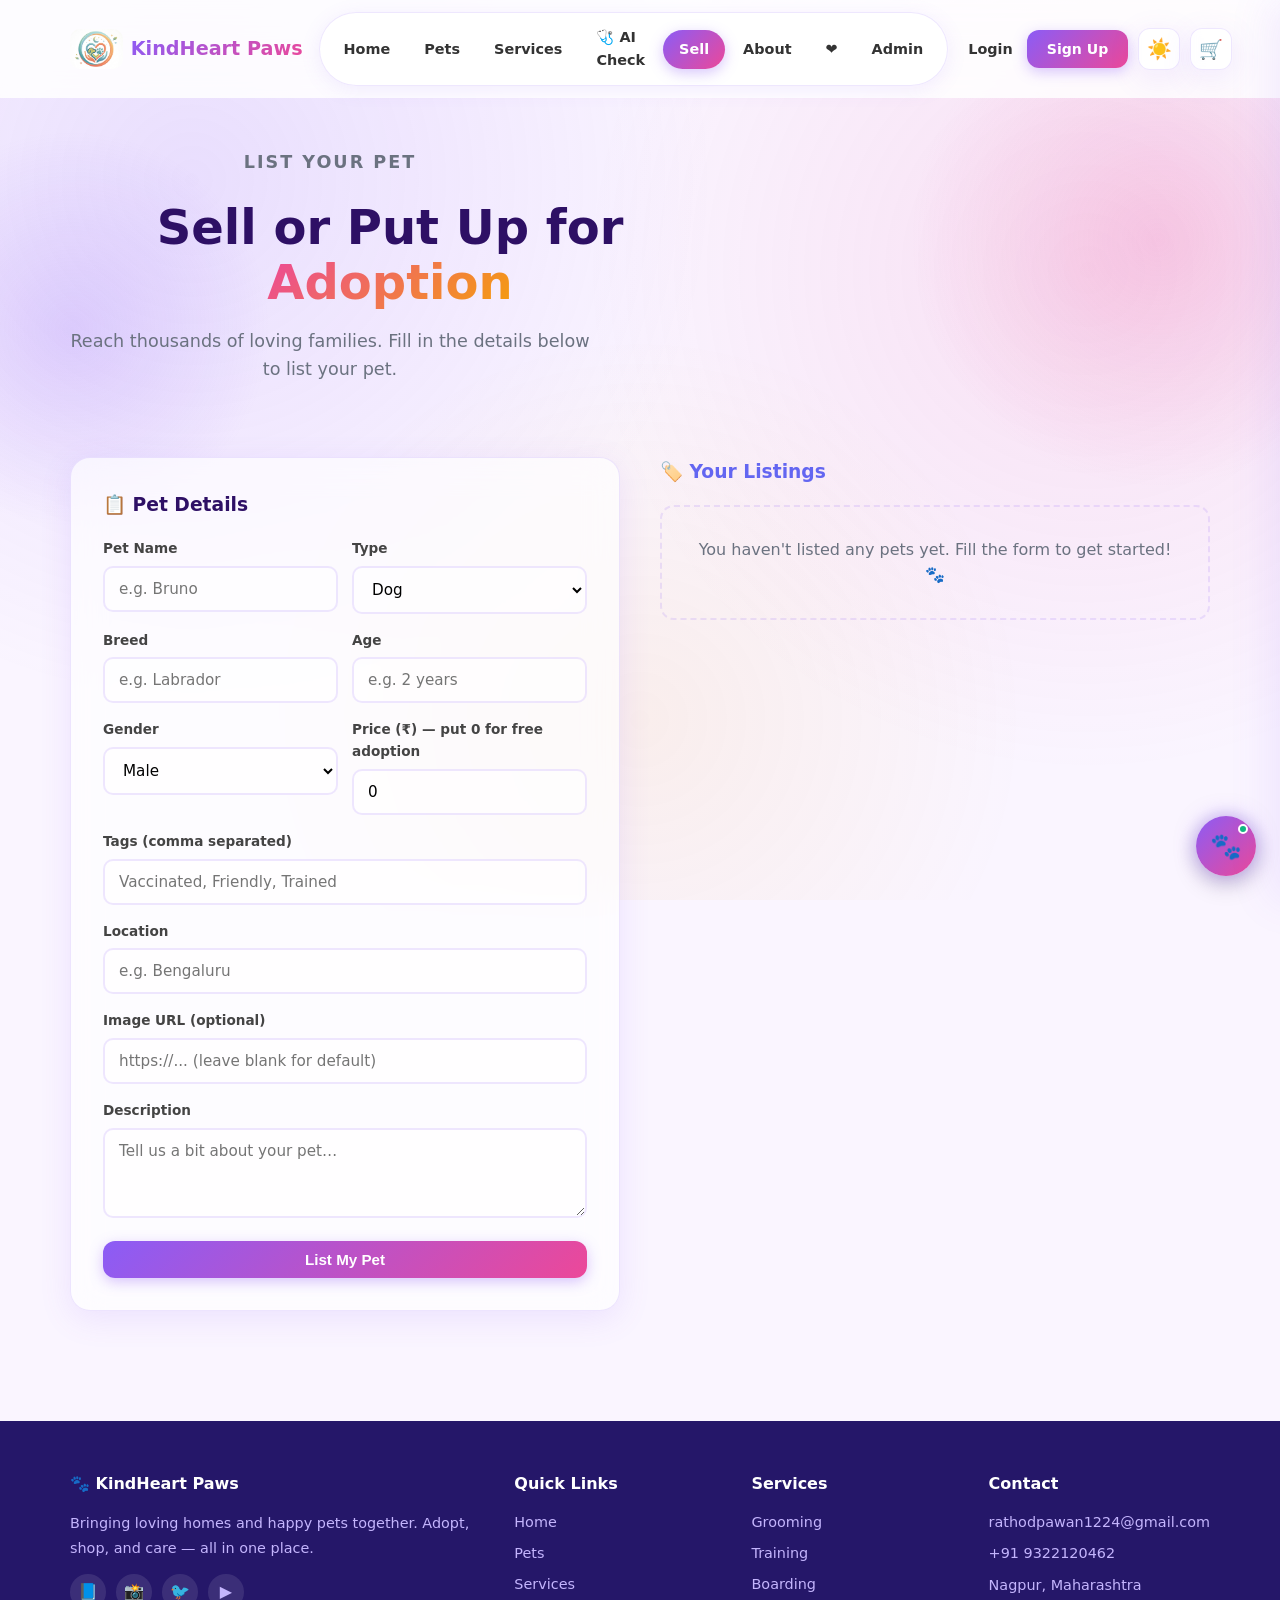
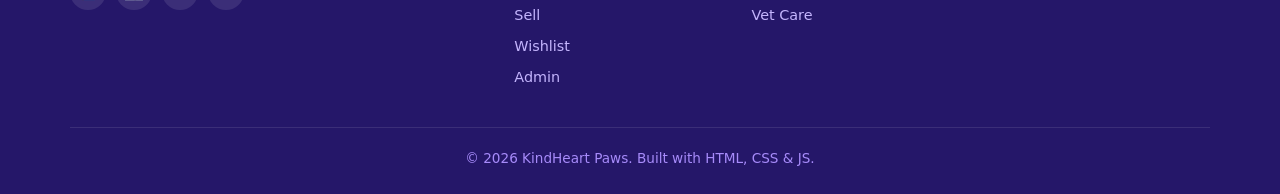
<file: sell.html>
<!DOCTYPE html>
<html lang="en">
<head>
<meta charset="UTF-8">
<meta name="viewport" content="width=device-width, initial-scale=1.0">
<title>Sell a Pet — KindHeart Paws</title>
<link rel="stylesheet" href="css/style.css">
</head>
<body>
<header></header>

<section class="hero" style="padding:50px 0">
  <div class="wrap">
    <div class="section-head reveal" style="margin:0">
      <p class="eyebrow">List your pet</p>
      <h1>Sell or Put Up for <span class="gradient-text">Adoption</span></h1>
      <p>Reach thousands of loving families. Fill in the details below to list your pet.</p>
    </div>
  </div>
</section>

<section style="padding-top:0">
  <div class="wrap sell-wrap">
    <!-- Form -->
    <div class="sell-form-card reveal from-left">
      <h3>📋 Pet Details</h3>
      <div id="sellAlert"></div>
      <form id="sellForm">
        <div class="field-row">
          <div class="form-group"><label>Pet Name</label><input type="text" id="pName" required placeholder="e.g. Bruno"></div>
          <div class="form-group"><label>Type</label>
            <select id="pType" required>
              <option>Dog</option><option>Cat</option><option>Bird</option><option>Fish</option><option>Rabbit</option><option>Other</option>
            </select>
          </div>
        </div>
        <div class="field-row">
          <div class="form-group"><label>Breed</label><input type="text" id="pBreed" required placeholder="e.g. Labrador"></div>
          <div class="form-group"><label>Age</label><input type="text" id="pAge" required placeholder="e.g. 2 years"></div>
        </div>
        <div class="field-row">
          <div class="form-group"><label>Gender</label>
            <select id="pGender"><option>Male</option><option>Female</option><option>-</option></select>
          </div>
          <div class="form-group"><label>Price (₹) — put 0 for free adoption</label><input type="number" id="pPrice" min="0" value="0" required></div>
        </div>
        <div class="form-group"><label>Tags (comma separated)</label><input type="text" id="pTags" placeholder="Vaccinated, Friendly, Trained"></div>
        <div class="form-group"><label>Location</label><input type="text" id="pLoc" placeholder="e.g. Bengaluru"></div>
        <div class="form-group"><label>Image URL (optional)</label><input type="text" id="pImg" placeholder="https://... (leave blank for default)"></div>
        <div class="form-group"><label>Description</label><textarea id="pDesc" placeholder="Tell us a bit about your pet…"></textarea></div>
        <button type="submit" class="btn btn-primary btn-block">List My Pet</button>
      </form>
    </div>

    <!-- Live listings -->
    <div class="reveal from-right">
      <h3 style="color:var(--secondary);margin-bottom:18px">🏷️ Your Listings</h3>
      <div class="listing-list" id="userListings"></div>
    </div>
  </div>
</section>

<footer></footer>

<!-- Cart Drawer -->
<div class="cart-overlay" id="cartOverlay" onclick="closeCart()"></div>
<div class="cart-drawer" id="cartDrawer">
  <div class="cart-head">
    <span>🛒 Your Cart</span>
    <button class="modal-close" onclick="closeCart()" style="position:static;font-size:1.5rem;background:none;border:none;cursor:pointer">×</button>
  </div>
  <div class="cart-body" id="cartBody"></div>
  <div class="cart-foot" id="cartFoot">
    <div class="cart-total"><span>Total</span><span class="amt" id="cartTotalAmt">₹0</span></div>
    <button class="btn btn-primary checkout-btn" onclick="openCheckout()">Checkout</button>
  </div>
</div>
<script src="js/script.js"></script>
<script>
buildNav("sell.html");
buildFooter();

function loadListings(){
  const u=currentUser();
  const all=getPets();
  const mine=u ? all.filter(p=>p.sellerEmail===u.email) : [];
  const box=document.getElementById("userListings");
  if(mine.length===0){
    box.innerHTML=`<div class="empty">You haven't listed any pets yet. Fill the form to get started! 🐾</div>`;
    return;
  }
  box.innerHTML=mine.map(p=>`
    <div class="mini-card">
      <div class="pic">${emojiFor(p.type)}</div>
      <div class="info">
        <h4>${p.name} <span style="font-weight:400;color:var(--muted)">• ${p.breed}</span></h4>
        <p>${p.price===0?"Free Adoption":("₹"+p.price.toLocaleString("en-IN"))} • ${p.location||"—"}</p>
      </div>
      <button class="del" onclick="deletePet(${p.id})">Remove</button>
    </div>`).join("");
}

function emojiFor(t){
  return {Dog:"🐕",Cat:"🐱",Bird:"🐦",Fish:"🐟",Rabbit:"🐰"}[t]||"🐾";
}

function deletePet(id){
  let pets=getPets().filter(p=>p.id!==id);
  setPets(pets);
  toast("Listing removed.");
  loadListings();
}

document.getElementById("sellForm").addEventListener("submit",function(e){
  e.preventDefault();
  const u=currentUser();
  if(!u){
    document.getElementById("sellAlert").innerHTML=`<div class="alert err">Please login first to list a pet.</div>`;
    setTimeout(()=>location.href="login.html",1500);
    return;
  }
  const tags=document.getElementById("pTags").value.trim().split(",").map(t=>t.trim()).filter(Boolean);
  const pets=getPets();
  const newPet={
    id:Date.now(),
    name:document.getElementById("pName").value.trim(),
    type:document.getElementById("pType").value,
    breed:document.getElementById("pBreed").value.trim(),
    age:document.getElementById("pAge").value.trim(),
    gender:document.getElementById("pGender").value,
    price:Number(document.getElementById("pPrice").value),
    tags,
    location:document.getElementById("pLoc").value.trim(),
    img:document.getElementById("pImg").value.trim() || `https://placehold.co/600x400/ff7a59/fff?text=${document.getElementById("pName").value}`,
    desc:document.getElementById("pDesc").value.trim(),
    seller:u.name,
    sellerEmail:u.email
  };
  pets.unshift(newPet);
  setPets(pets);
  this.reset();
  document.getElementById("pPrice").value=0;
  document.getElementById("sellAlert").innerHTML=`<div class="alert ok">🎉 "${newPet.name}" is now listed! <a href="pets.html" style="color:var(--primary)">View on Pets page</a></div>`;
  toast("Pet listed successfully!");
  loadListings();
});

loadListings();
</script>

<!-- Chatbot Widget -->
<button class="chatbot-fab" id="chatbotFab" onclick="toggleChatbot()" title="Chat with PawBot">🐾<span class="badge-dot"></span></button>
<div class="chatbot-window" id="chatbotWindow">
  <div class="chatbot-head">
    <div class="avatar">🐾</div>
    <div class="info">
      <h4>PawBot</h4>
      <span class="status">Online • Typically replies instantly</span>
    </div>
    <button class="close-btn" onclick="toggleChatbot()">×</button>
  </div>
  <div class="chatbot-body" id="chatbotBody"></div>
  <div class="chatbot-input">
    <input type="text" id="chatbotInput" placeholder="Ask me anything about pets..." autocomplete="off">
    <button onclick="sendChatMessage()">➤</button>
  </div>
</div>

</body>
</html>
</file>
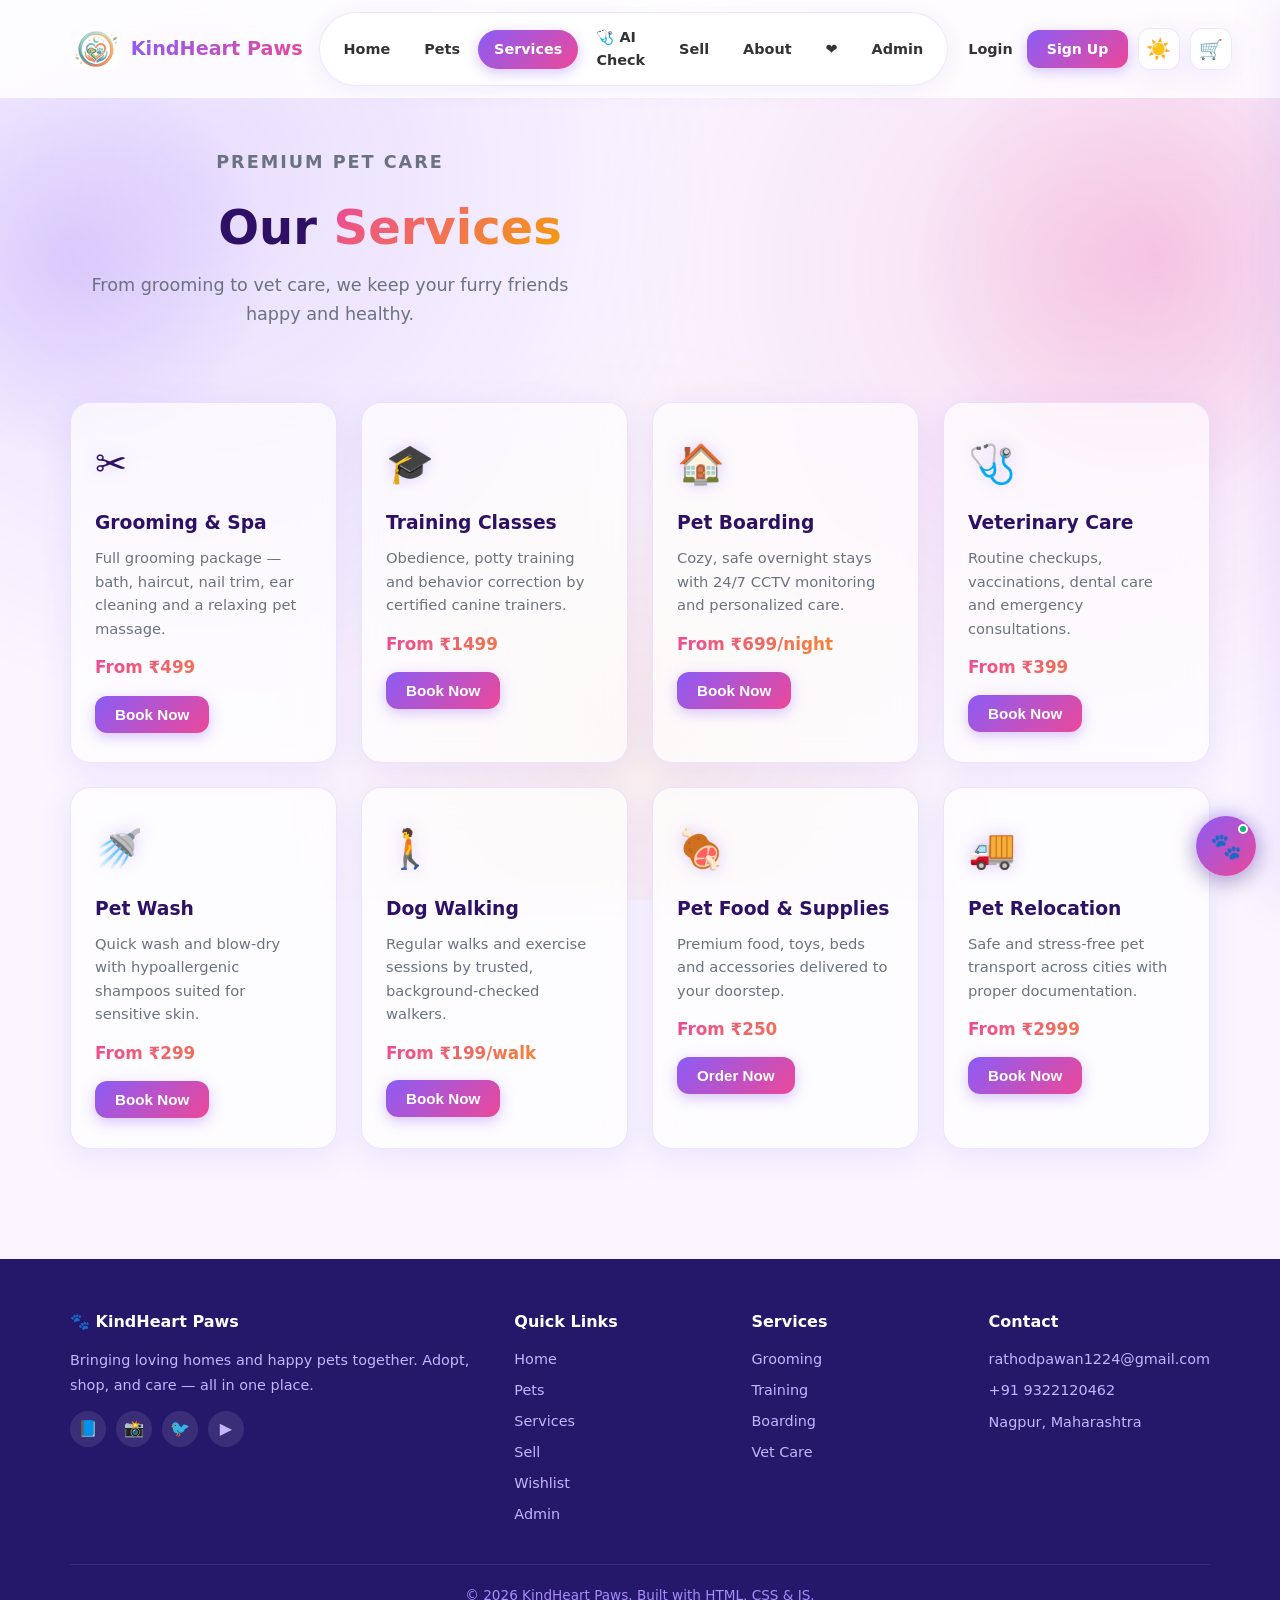
<file: services.html>
<!DOCTYPE html>
<html lang="en">
<head>
<meta charset="UTF-8">
<meta name="viewport" content="width=device-width, initial-scale=1.0">
<title>Services — KindHeart Paws</title>
<link rel="stylesheet" href="css/style.css">
</head>
<body>
<header></header>

<section class="hero" style="padding:50px 0">
  <div class="wrap">
    <div class="section-head reveal" style="margin:0">
      <p class="eyebrow">Premium pet care</p>
      <h1>Our <span class="gradient-text">Services</span></h1>
      <p>From grooming to vet care, we keep your furry friends happy and healthy.</p>
    </div>
  </div>
</section>

<section style="padding-top:0">
  <div class="wrap">
    <div class="svc-grid">
      <div class="svc-card reveal delay-1">
        <div class="ico">✂️</div>
        <h3>Grooming & Spa</h3>
        <p>Full grooming package — bath, haircut, nail trim, ear cleaning and a relaxing pet massage.</p>
        <div class="svc-price">From ₹499</div>
        <button class="btn btn-primary" style="margin-top:14px" onclick="bookService('Grooming & Spa')">Book Now</button>
      </div>
      <div class="svc-card reveal delay-2">
        <div class="ico">🎓</div>
        <h3>Training Classes</h3>
        <p>Obedience, potty training and behavior correction by certified canine trainers.</p>
        <div class="svc-price">From ₹1499</div>
        <button class="btn btn-primary" style="margin-top:14px" onclick="bookService('Training Classes')">Book Now</button>
      </div>
      <div class="svc-card reveal delay-3">
        <div class="ico">🏠</div>
        <h3>Pet Boarding</h3>
        <p>Cozy, safe overnight stays with 24/7 CCTV monitoring and personalized care.</p>
        <div class="svc-price">From ₹699/night</div>
        <button class="btn btn-primary" style="margin-top:14px" onclick="bookService('Pet Boarding')">Book Now</button>
      </div>
      <div class="svc-card reveal delay-4">
        <div class="ico">🩺</div>
        <h3>Veterinary Care</h3>
        <p>Routine checkups, vaccinations, dental care and emergency consultations.</p>
        <div class="svc-price">From ₹399</div>
        <button class="btn btn-primary" style="margin-top:14px" onclick="bookService('Veterinary Care')">Book Now</button>
      </div>
      <div class="svc-card reveal delay-1">
        <div class="ico">🚿</div>
        <h3>Pet Wash</h3>
        <p>Quick wash and blow-dry with hypoallergenic shampoos suited for sensitive skin.</p>
        <div class="svc-price">From ₹299</div>
        <button class="btn btn-primary" style="margin-top:14px" onclick="bookService('Pet Wash')">Book Now</button>
      </div>
      <div class="svc-card reveal delay-2">
        <div class="ico">🚶</div>
        <h3>Dog Walking</h3>
        <p>Regular walks and exercise sessions by trusted, background-checked walkers.</p>
        <div class="svc-price">From ₹199/walk</div>
        <button class="btn btn-primary" style="margin-top:14px" onclick="bookService('Dog Walking')">Book Now</button>
      </div>
      <div class="svc-card reveal delay-3">
        <div class="ico">🍖</div>
        <h3>Pet Food & Supplies</h3>
        <p>Premium food, toys, beds and accessories delivered to your doorstep.</p>
        <div class="svc-price">From ₹250</div>
        <button class="btn btn-primary" style="margin-top:14px" onclick="bookService('Pet Food & Supplies')">Order Now</button>
      </div>
      <div class="svc-card reveal delay-4">
        <div class="ico">🚚</div>
        <h3>Pet Relocation</h3>
        <p>Safe and stress-free pet transport across cities with proper documentation.</p>
        <div class="svc-price">From ₹2999</div>
        <button class="btn btn-primary" style="margin-top:14px" onclick="bookService('Pet Relocation')">Book Now</button>
      </div>
    </div>
  </div>
</section>

<!-- Booking modal -->
<div class="modal-overlay" id="svcModal">
  <div class="modal">
    <button class="modal-close" onclick="document.getElementById('svcModal').classList.remove('show')">×</button>
    <h3 id="svcTitle">Book Service</h3>
    <p class="mp">Fill in your details and we'll confirm your booking.</p>
    <form id="svcForm">
      <div class="form-group"><label>Your Name</label><input type="text" id="svcName" required></div>
      <div class="form-group"><label>Phone</label><input type="tel" id="svcPhone" required></div>
      <div class="form-group"><label>Pet Type</label>
        <select id="svcPet"><option>Dog</option><option>Cat</option><option>Bird</option><option>Rabbit</option><option>Other</option></select>
      </div>
      <div class="form-group"><label>Preferred Date</label><input type="date" id="svcDate" required></div>
      <div class="form-group"><label>Notes</label><textarea id="svcNotes" placeholder="Any special requirements?"></textarea></div>
      <button type="submit" class="btn btn-primary btn-block">Confirm Booking</button>
    </form>
  </div>
</div>

<footer></footer>

<!-- Cart Drawer -->
<div class="cart-overlay" id="cartOverlay" onclick="closeCart()"></div>
<div class="cart-drawer" id="cartDrawer">
  <div class="cart-head">
    <span>🛒 Your Cart</span>
    <button class="modal-close" onclick="closeCart()" style="position:static;font-size:1.5rem;background:none;border:none;cursor:pointer">×</button>
  </div>
  <div class="cart-body" id="cartBody"></div>
  <div class="cart-foot" id="cartFoot">
    <div class="cart-total"><span>Total</span><span class="amt" id="cartTotalAmt">₹0</span></div>
    <button class="btn btn-primary checkout-btn" onclick="openCheckout()">Checkout</button>
  </div>
</div>
<script src="js/script.js"></script>
<script>
buildNav("services.html");
buildFooter();

let currentService="";
const SVC_PRICES={"Grooming & Spa":499,"Training Classes":1499,"Pet Boarding":699,"Veterinary Care":399,"Pet Wash":299,"Dog Walking":199,"Pet Food & Supplies":250,"Pet Relocation":2999};
const SVC_EMOJI={"Grooming & Spa":"✂️","Training Classes":"🎓","Pet Boarding":"🏠","Veterinary Care":"🩺","Pet Wash":"🚿","Dog Walking":"🚶","Pet Food & Supplies":"🍖","Pet Relocation":"🚚"};
function bookService(name){
  const u=currentUser();
  if(!u){toast("Please login to book a service");setTimeout(()=>location.href="login.html",1200);return}
  document.getElementById("svcName").value=u?u.name:"";
  currentService=name;
  document.getElementById("svcTitle").textContent="Book: "+name;
  document.getElementById("svcModal").classList.add("show");
}
document.getElementById("svcForm").addEventListener("submit",function(e){
  e.preventDefault();
  const u=currentUser();
  if(!u){toast("Please login to confirm your booking");setTimeout(()=>location.href="login.html",1200);return;}
  const pet=document.getElementById("svcPet").value;
  const date=document.getElementById("svcDate").value;
  addToCart({
    uid:"svc-"+currentService+"-"+Date.now(),
    name:currentService,
    type:"Service • "+pet+" • "+date,
    price:SVC_PRICES[currentService]||499,
    emoji:SVC_EMOJI[currentService]||"🐾",
    img:"",
    category:"Service"
  });
  document.getElementById("svcModal").classList.remove("show");
  this.reset();
});
</script>

<!-- Chatbot Widget -->
<button class="chatbot-fab" id="chatbotFab" onclick="toggleChatbot()" title="Chat with PawBot">🐾<span class="badge-dot"></span></button>
<div class="chatbot-window" id="chatbotWindow">
  <div class="chatbot-head">
    <div class="avatar">🐾</div>
    <div class="info">
      <h4>PawBot</h4>
      <span class="status">Online • Typically replies instantly</span>
    </div>
    <button class="close-btn" onclick="toggleChatbot()">×</button>
  </div>
  <div class="chatbot-body" id="chatbotBody"></div>
  <div class="chatbot-input">
    <input type="text" id="chatbotInput" placeholder="Ask me anything about pets..." autocomplete="off">
    <button onclick="sendChatMessage()">➤</button>
  </div>
</div>

</body>
</html>
</file>
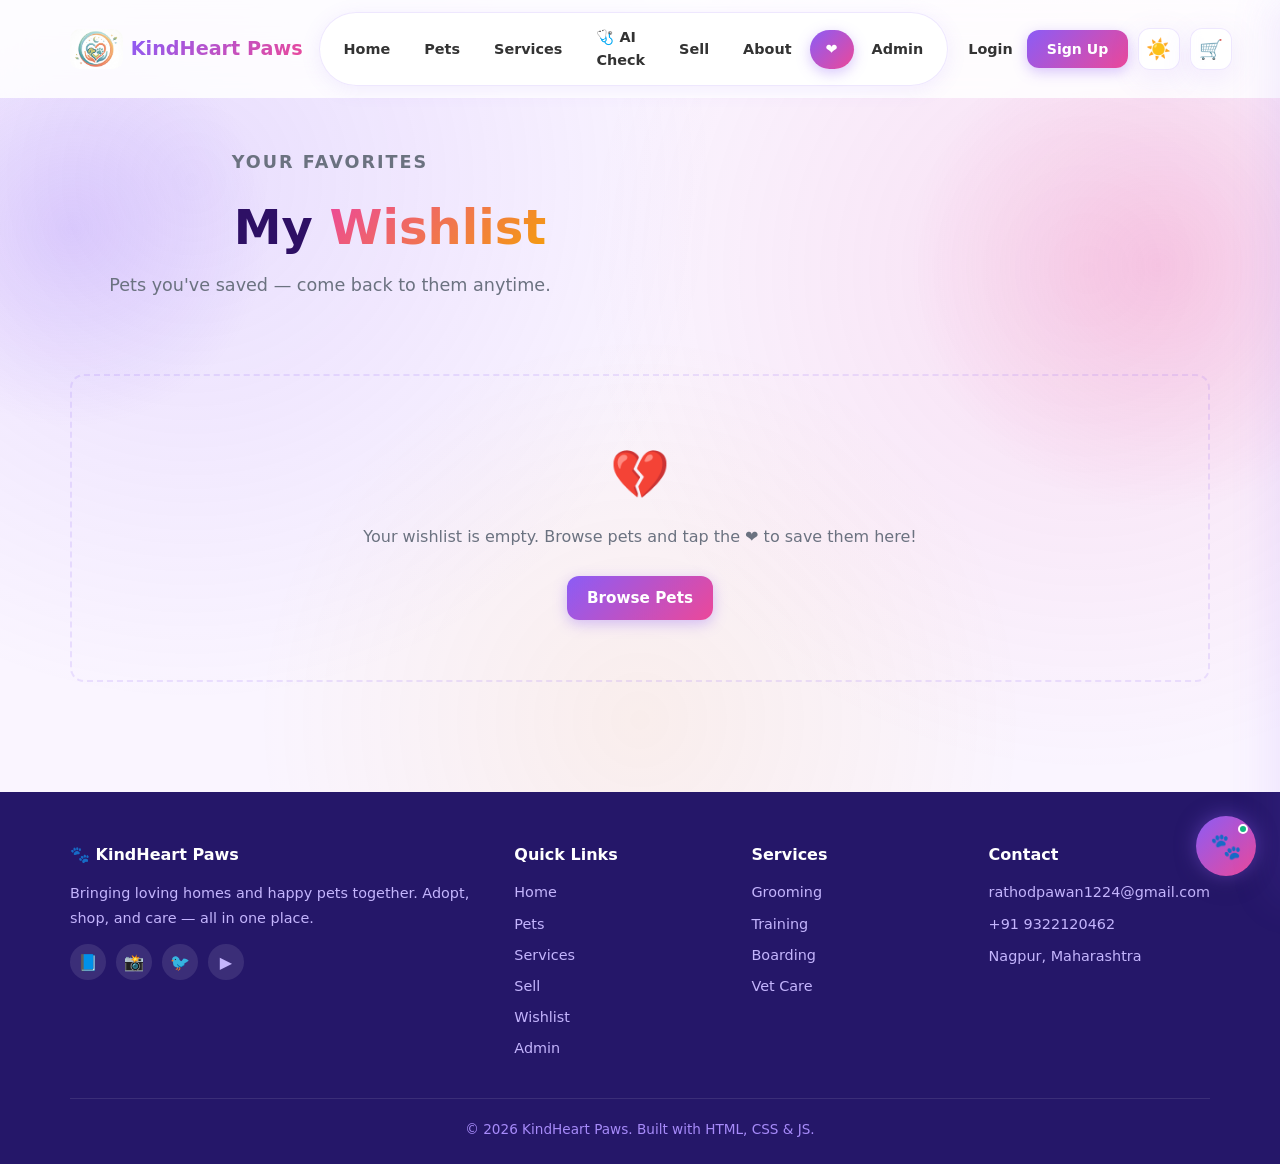
<file: wishlist.html>
<!DOCTYPE html>
<html lang="en">
<head>
<meta charset="UTF-8">
<meta name="viewport" content="width=device-width, initial-scale=1.0">
<title>Wishlist — KindHeart Paws</title>
<link rel="stylesheet" href="css/style.css">
</head>
<body>
<header></header>

<section class="hero" style="padding:50px 0">
  <div class="wrap">
    <div class="section-head reveal" style="margin:0">
      <p class="eyebrow">Your favorites</p>
      <h1>My <span class="gradient-text">Wishlist</span></h1>
      <p>Pets you've saved — come back to them anytime.</p>
    </div>
  </div>
</section>

<section style="padding-top:0">
  <div class="wrap">
    <div class="pet-grid" id="wishGrid"></div>
    <div id="wishEmpty" class="empty" style="display:none;padding:60px;text-align:center">
      <span style="font-size:3rem;display:block;margin-bottom:12px">💔</span>
      Your wishlist is empty. Browse pets and tap the ❤ to save them here!
      <br><br><a href="pets.html" class="btn btn-primary">Browse Pets</a>
    </div>
  </div>
</section>

<footer></footer>

<!-- Cart Drawer -->
<div class="cart-overlay" id="cartOverlay" onclick="closeCart()"></div>
<div class="cart-drawer" id="cartDrawer">
  <div class="cart-head">
    <span>🛒 Your Cart</span>
    <button class="modal-close" onclick="closeCart()" style="position:static;font-size:1.5rem;background:none;border:none;cursor:pointer">×</button>
  </div>
  <div class="cart-body" id="cartBody"></div>
  <div class="cart-foot" id="cartFoot">
    <div class="cart-total"><span>Total</span><span class="amt" id="cartTotalAmt">₹0</span></div>
    <button class="btn btn-primary checkout-btn" onclick="openCheckout()">Checkout</button>
  </div>
</div>
<script src="js/script.js"></script>
<script>
buildNav("wishlist.html");
buildFooter();

function renderWishlist(){
  const wish = getWishlist();
  const pets = getPets().filter(p => wish.includes(p.id));
  const grid = document.getElementById("wishGrid");
  const empty = document.getElementById("wishEmpty");
  if(pets.length === 0){
    grid.innerHTML = "";
    empty.style.display = "block";
    return;
  }
  empty.style.display = "none";
  grid.innerHTML = pets.map(petCard).join("");
  // add reveal stagger
  for(let i=0;i<grid.children.length;i++){
    grid.children[i].classList.add("reveal","delay-"+((i%4)+1));
  }
  initReveal();
}
renderWishlist();
</script>

<!-- Chatbot Widget -->
<button class="chatbot-fab" id="chatbotFab" onclick="toggleChatbot()" title="Chat with PawBot">🐾<span class="badge-dot"></span></button>
<div class="chatbot-window" id="chatbotWindow">
  <div class="chatbot-head">
    <div class="avatar">🐾</div>
    <div class="info">
      <h4>PawBot</h4>
      <span class="status">Online • Typically replies instantly</span>
    </div>
    <button class="close-btn" onclick="toggleChatbot()">×</button>
  </div>
  <div class="chatbot-body" id="chatbotBody"></div>
  <div class="chatbot-input">
    <input type="text" id="chatbotInput" placeholder="Ask me anything about pets..." autocomplete="off">
    <button onclick="sendChatMessage()">➤</button>
  </div>
</div>

</body>
</html>
</file>
<file: css/style.css>
:root {
  --primary: #8b5cf6;
  --primary-dark: #7c3aed;
  --primary-light: #a78bfa;
  --secondary: #6366f1;
  --accent: #ec4899;
  --accent-2: #f59e0b;
  --ink: #2e1065;
  --muted: #6b7280;
  --bg: #faf5ff;
  --card: rgba(255, 255, 255, .65);
  --card-solid: #ffffff;
  --border: rgba(139, 92, 246, .15);
  --shadow: 0 8px 32px rgba(139, 92, 246, .12);
  --glass-blur: blur(16px);
  --radius: 20px;
  --maxw: 1180px;
  --font: "Segoe UI", system-ui, -apple-system, sans-serif;
  --grad-primary: linear-gradient(135deg, #8b5cf6, #ec4899);
  --grad-warm: linear-gradient(135deg, #ec4899, #f59e0b);
  --grad-cool: linear-gradient(135deg, #6366f1, #8b5cf6);
}

* {
  box-sizing: border-box;
  margin: 0;
  padding: 0
}

html {
  scroll-behavior: smooth
}

body {
  font-family: var(--font);
  color: var(--ink);
  background: var(--bg);
  line-height: 1.6;
  transition: background .4s, color .4s;
  overflow-x: hidden;
  position: relative
}

img {
  max-width: 100%;
  display: block
}

a {
  color: inherit;
  text-decoration: none
}

.wrap {
  max-width: var(--maxw);
  margin: 0 auto;
  padding: 0 20px;
  position: relative;
  z-index: 1
}

body::before {
  content: "";
  position: fixed;
  inset: 0;
  z-index: 0;
  pointer-events: none;
  background:
    radial-gradient(circle at 15% 20%, rgba(139, 92, 246, .15) 0%, transparent 40%),
    radial-gradient(circle at 85% 30%, rgba(236, 72, 153, .12) 0%, transparent 40%),
    radial-gradient(circle at 50% 80%, rgba(245, 158, 11, .08) 0%, transparent 40%);
  animation: blobShift 20s ease-in-out infinite
}

@keyframes blobShift {

  0%,
  100% {
    background-position: 0% 0%, 100% 0%, 50% 100%
  }

  33% {
    background-position: 20% 10%, 80% 20%, 60% 90%
  }

  66% {
    background-position: 10% 30%, 90% 10%, 40% 80%
  }
}

header {
  position: sticky;
  top: 0;
  z-index: 50;
  background: rgba(255, 255, 255, .85);
  backdrop-filter: var(--glass-blur);
  -webkit-backdrop-filter: var(--glass-blur);
  border-bottom: none;
  padding: 12px 0;
  transition: .3s
}

header .wrap {
  width: 100%
}

nav {
  display: flex;
  align-items: center;
  justify-content: space-between;
  gap: 16px;
  min-height: 48px
}

.logo {
  display: flex;
  align-items: center;
  gap: 8px;
  font-weight: 800;
  font-size: 1.2rem;
  white-space: nowrap;
  flex-shrink: 0
}

.logo img {
  height: 40px;
  width: auto;
  border-radius: 10px;
  flex-shrink: 0;
  object-fit: contain
}

.logo .logo-text {
  background: var(--grad-primary);
  -webkit-background-clip: text;
  background-clip: text;
  -webkit-text-fill-color: transparent
}

.nav-center {
  display: flex;
  align-items: center;
  gap: 2px;
  background: rgba(255, 255, 255, .9);
  backdrop-filter: var(--glass-blur);
  -webkit-backdrop-filter: var(--glass-blur);
  border-radius: 50px;
  padding: 5px 8px;
  box-shadow: 0 4px 20px rgba(139, 92, 246, .1);
  border: 1px solid var(--border);
  flex-shrink: 1
}

.nav-links {
  display: flex;
  gap: 2px;
  list-style: none;
  align-items: center
}

.nav-links a {
  padding: 8px 16px;
  border-radius: 40px;
  font-weight: 600;
  color: #333;
  transition: .25s;
  font-size: .9rem;
  display: flex;
  align-items: center
}

.nav-links a:hover {
  color: var(--primary)
}

.nav-links a.active {
  background: var(--grad-primary);
  color: #fff;
  box-shadow: 0 4px 14px rgba(139, 92, 246, .35)
}

.nav-actions {
  display: flex;
  align-items: center;
  gap: 10px;
  flex-shrink: 0
}

.nav-user {
  font-weight: 600;
  color: var(--primary);
  font-size: .88rem;
  white-space: nowrap
}

.btn {
  display: inline-flex;
  align-items: center;
  gap: 8px;
  padding: 10px 20px;
  border-radius: 12px;
  font-weight: 700;
  border: none;
  cursor: pointer;
  transition: .25s;
  font-size: .95rem
}

.btn-primary {
  background: var(--grad-primary);
  color: #fff;
  position: relative;
  overflow: hidden;
  box-shadow: 0 4px 14px rgba(139, 92, 246, .35)
}

.btn-primary:hover {
  box-shadow: 0 6px 24px rgba(139, 92, 246, .55);
  transform: translateY(-2px)
}

.btn-primary::after {
  content: "";
  position: absolute;
  top: 0;
  left: -100%;
  width: 60%;
  height: 100%;
  background: linear-gradient(90deg, transparent, rgba(255, 255, 255, .35), transparent);
  transform: skewX(-20deg)
}

.btn-primary:hover::after {
  animation: shimmer .8s ease
}

@keyframes shimmer {
  0% {
    left: -100%
  }

  100% {
    left: 200%
  }
}

.btn-outline {
  background: rgba(139, 92, 246, .08);
  color: var(--primary);
  border: 2px solid var(--primary);
  backdrop-filter: blur(4px)
}

.btn-outline:hover {
  background: var(--grad-primary);
  color: #fff;
  border-color: transparent;
  box-shadow: 0 4px 14px rgba(139, 92, 246, .35)
}

.hamburger {
  display: none;
  font-size: 1.6rem;
  background: none;
  border: none;
  cursor: pointer;
  color: var(--primary)
}

.hero {
  padding: 80px 0 70px;
  position: relative;
  overflow: visible
}

.hero::before {
  content: "";
  position: absolute;
  top: -30%;
  right: -10%;
  width: 500px;
  height: 500px;
  border-radius: 50%;
  background: radial-gradient(circle, rgba(236, 72, 153, .2), transparent 70%);
  animation: blobFloat 12s ease-in-out infinite;
  z-index: 0
}

.hero::after {
  content: "";
  position: absolute;
  bottom: -20%;
  left: -10%;
  width: 400px;
  height: 400px;
  border-radius: 50%;
  background: radial-gradient(circle, rgba(139, 92, 246, .2), transparent 70%);
  animation: blobFloat 14s ease-in-out infinite reverse;
  z-index: 0
}

@keyframes blobFloat {

  0%,
  100% {
    transform: translate(0, 0) scale(1)
  }

  50% {
    transform: translate(30px, -40px) scale(1.1)
  }
}

.hero-grid {
  display: grid;
  grid-template-columns: 1.1fr .9fr;
  gap: 40px;
  align-items: center;
  position: relative;
  z-index: 1
}

.hero h1 {
  font-size: 3rem;
  line-height: 1.15;
  margin-bottom: 16px;
  font-weight: 800
}

.hero h1 span {
  background: var(--grad-warm);
  -webkit-background-clip: text;
  background-clip: text;
  -webkit-text-fill-color: transparent
}

.hero p {
  color: #4b5563;
  font-size: 1.1rem;
  margin-bottom: 24px;
  max-width: 520px
}

.hero-cta {
  display: flex;
  gap: 14px;
  flex-wrap: wrap
}

.hero-img {
  position: relative
}

.hero-img img {
  border-radius: 24px;
  box-shadow: 0 20px 50px rgba(139, 92, 246, .25);
  width: 100%;
  height: 420px;
  object-fit: cover
}

.hero-img::after {
  content: "";
  position: absolute;
  inset: -3px;
  border-radius: 26px;
  z-index: -1;
  background: var(--grad-primary);
  opacity: .4;
  filter: blur(12px);
  animation: glowPulse 4s ease-in-out infinite
}

.float-card {
  position: absolute;
  background: rgba(255, 255, 255, .8);
  backdrop-filter: var(--glass-blur);
  -webkit-backdrop-filter: var(--glass-blur);
  padding: 14px 18px;
  border-radius: 14px;
  border: 1px solid rgba(255, 255, 255, .5);
  box-shadow: 0 8px 24px rgba(0, 0, 0, .08);
  display: flex;
  align-items: center;
  gap: 10px;
  font-weight: 700;
  font-size: .9rem
}

.float-card .ico {
  font-size: 1.4rem;
  filter: drop-shadow(0 0 6px rgba(236, 72, 153, .5))
}

.float-card.top {
  top: 20px;
  left: -18px;
  animation: float 4s ease-in-out infinite
}

.float-card.bot {
  bottom: 20px;
  right: -18px;
  animation: float 5s ease-in-out infinite .5s
}

@keyframes float {

  0%,
  100% {
    transform: translateY(0)
  }

  50% {
    transform: translateY(-14px)
  }
}

section {
  padding: 70px 0;
  position: relative
}

.section-head {
  text-align: center;
  max-width: 640px;
  margin: 0 auto 40px
}

.section-head h2 {
  font-size: 2.1rem;
  margin-bottom: 10px;
  font-weight: 800;
  background: var(--grad-primary);
  -webkit-background-clip: text;
  background-clip: text;
  -webkit-text-fill-color: transparent
}

.section-head p {
  color: var(--muted)
}

.eyebrow {
  color: var(--accent);
  font-weight: 700;
  text-transform: uppercase;
  letter-spacing: 2px;
  font-size: .8rem
}

.section-head h2::after {
  content: "";
  display: block;
  width: 60px;
  height: 4px;
  border-radius: 4px;
  background: var(--grad-warm);
  box-shadow: 0 0 12px rgba(236, 72, 153, .5);
  margin: 10px auto 0
}

.pet-grid {
  display: grid;
  grid-template-columns: repeat(auto-fill, minmax(260px, 1fr));
  gap: 24px
}

.pet-card {
  background: var(--card);
  backdrop-filter: var(--glass-blur);
  -webkit-backdrop-filter: var(--glass-blur);
  border: 1px solid var(--border);
  border-radius: var(--radius);
  overflow: hidden;
  box-shadow: var(--shadow);
  transition: .3s;
  display: flex;
  flex-direction: column;
  position: relative
}

.pet-card::before {
  content: "";
  position: absolute;
  inset: 0;
  border-radius: var(--radius);
  background: var(--grad-primary);
  opacity: 0;
  transition: .3s;
  z-index: -1;
  filter: blur(12px)
}

.pet-card:hover {
  transform: translateY(-8px);
  border-color: rgba(139, 92, 246, .3)
}

.pet-card:hover::before {
  opacity: .4
}

.pet-card .imgwrap {
  position: relative;
  height: 220px;
  overflow: hidden
}

.pet-card img {
  width: 100%;
  height: 100%;
  object-fit: cover;
  transition: .4s
}

.pet-card:hover img {
  transform: scale(1.08)
}

.tag {
  position: absolute;
  top: 12px;
  left: 12px;
  background: var(--grad-primary);
  color: #fff;
  padding: 5px 12px;
  border-radius: 20px;
  font-size: .75rem;
  font-weight: 700;
  box-shadow: 0 4px 10px rgba(139, 92, 246, .3);
  animation: pulse 2.5s ease-in-out infinite
}

.tag.sell {
  background: var(--grad-cool)
}

@keyframes pulse {

  0%,
  100% {
    transform: scale(1)
  }

  50% {
    transform: scale(1.08)
  }
}

.heart {
  position: absolute;
  top: 12px;
  right: 12px;
  width: 36px;
  height: 36px;
  background: rgba(255, 255, 255, .9);
  backdrop-filter: blur(6px);
  border-radius: 50%;
  display: flex;
  align-items: center;
  justify-content: center;
  cursor: pointer;
  font-size: 1.1rem;
  border: 1px solid var(--border);
  transition: .2s
}

.heart.on {
  background: rgba(236, 72, 153, .15);
  color: #ec4899;
  animation: heartBeat 1.2s ease infinite
}

.heart:hover {
  transform: scale(1.2)
}

@keyframes heartBeat {

  0%,
  100% {
    transform: scale(1)
  }

  15% {
    transform: scale(1.35)
  }

  30% {
    transform: scale(1)
  }

  45% {
    transform: scale(1.25)
  }

  60% {
    transform: scale(1)
  }
}

.pet-body {
  padding: 16px 18px 18px;
  flex: 1;
  display: flex;
  flex-direction: column
}

.pet-body h3 {
  font-size: 1.15rem;
  color: var(--ink);
  margin-bottom: 4px
}

.pet-meta {
  color: var(--muted);
  font-size: .85rem;
  margin-bottom: 10px
}

.pet-spec {
  display: flex;
  gap: 8px;
  flex-wrap: wrap;
  margin-bottom: 12px
}

.chip {
  background: rgba(139, 92, 246, .1);
  padding: 4px 10px;
  border-radius: 20px;
  font-size: .72rem;
  color: var(--primary);
  font-weight: 600;
  border: 1px solid rgba(139, 92, 246, .15)
}

.pet-foot {
  display: flex;
  justify-content: space-between;
  align-items: center;
  margin-top: auto
}

.price {
  font-size: 1.2rem;
  font-weight: 800;
  background: var(--grad-primary);
  -webkit-background-clip: text;
  background-clip: text;
  -webkit-text-fill-color: transparent
}

.price.free {
  background: linear-gradient(135deg, #10b981, #34d399);
  -webkit-background-clip: text;
  background-clip: text;
  -webkit-text-fill-color: transparent
}

.svc-grid {
  display: grid;
  grid-template-columns: repeat(auto-fill, minmax(250px, 1fr));
  gap: 24px
}

.svc-card {
  background: var(--card);
  backdrop-filter: var(--glass-blur);
  -webkit-backdrop-filter: var(--glass-blur);
  border: 1px solid var(--border);
  border-radius: var(--radius);
  padding: 30px 24px;
  box-shadow: var(--shadow);
  transition: .3s;
  position: relative;
  overflow: hidden
}

.svc-card::before {
  content: "";
  position: absolute;
  top: -50%;
  left: -50%;
  width: 200%;
  height: 200%;
  background: conic-gradient(from 0deg, transparent, rgba(139, 92, 246, .15), transparent 30%);
  opacity: 0;
  transition: .4s;
  animation: spinSlow 4s linear infinite paused
}

.svc-card:hover::before {
  opacity: 1;
  animation-play-state: running
}

.svc-card:hover {
  transform: translateY(-8px);
  border-color: rgba(139, 92, 246, .3);
  box-shadow: 0 12px 36px rgba(139, 92, 246, .2)
}

@keyframes spinSlow {
  from {
    transform: rotate(0)
  }

  to {
    transform: rotate(360deg)
  }
}

.svc-card .ico {
  font-size: 2.4rem;
  margin-bottom: 14px;
  filter: drop-shadow(0 0 8px rgba(139, 92, 246, .3))
}

.svc-card h3 {
  color: var(--ink);
  margin-bottom: 8px
}

.svc-card p {
  color: var(--muted);
  font-size: .92rem;
  margin-bottom: 14px
}

.svc-price {
  font-weight: 800;
  background: var(--grad-warm);
  -webkit-background-clip: text;
  background-clip: text;
  -webkit-text-fill-color: transparent;
  font-size: 1.05rem
}

.auth-wrap {
  min-height: calc(100vh - 70px);
  display: flex;
  align-items: center;
  justify-content: center;
  padding: 40px 20px;
  position: relative;
  overflow: hidden
}

.auth-wrap::before {
  content: "";
  position: absolute;
  width: 400px;
  height: 400px;
  border-radius: 50%;
  background: radial-gradient(circle, rgba(236, 72, 153, .15), transparent 70%);
  top: 10%;
  left: 10%;
  animation: blobFloat 10s ease-in-out infinite
}

.auth-wrap::after {
  content: "";
  position: absolute;
  width: 350px;
  height: 350px;
  border-radius: 50%;
  background: radial-gradient(circle, rgba(139, 92, 246, .15), transparent 70%);
  bottom: 10%;
  right: 10%;
  animation: blobFloat 12s ease-in-out infinite reverse
}

.auth-card {
  background: rgba(255, 255, 255, .7);
  backdrop-filter: var(--glass-blur);
  -webkit-backdrop-filter: var(--glass-blur);
  border: 1px solid var(--border);
  border-radius: 24px;
  box-shadow: 0 20px 50px rgba(139, 92, 246, .15);
  max-width: 440px;
  width: 100%;
  padding: 40px 36px;
  position: relative;
  z-index: 1;
  animation: scaleIn .6s ease both
}

.auth-card::before {
  content: "";
  position: absolute;
  inset: -3px;
  border-radius: 26px;
  z-index: -1;
  background: var(--grad-primary);
  opacity: .3;
  filter: blur(10px)
}

.auth-card h2 {
  color: var(--ink);
  text-align: center;
  margin-bottom: 6px
}

.auth-card .sub {
  text-align: center;
  color: var(--muted);
  margin-bottom: 24px;
  font-size: .92rem
}

.form-group {
  margin-bottom: 16px
}

.form-group label {
  display: block;
  font-weight: 600;
  font-size: .85rem;
  margin-bottom: 6px;
  color: #444
}

.form-group input,
.form-group select,
.form-group textarea {
  width: 100%;
  padding: 12px 14px;
  border: 2px solid var(--border);
  border-radius: 10px;
  font-family: inherit;
  font-size: .95rem;
  transition: .2s;
  background: rgba(255, 255, 255, .6)
}

.form-group input:focus,
.form-group select:focus,
.form-group textarea:focus {
  outline: none;
  border-color: var(--primary);
  box-shadow: 0 0 0 3px rgba(139, 92, 246, .15), 0 0 14px rgba(139, 92, 246, .2)
}

.form-group textarea {
  resize: vertical;
  min-height: 90px
}

.auth-switch {
  text-align: center;
  margin-top: 18px;
  font-size: .9rem;
  color: var(--muted)
}

.auth-switch a {
  color: var(--accent);
  font-weight: 700
}

.field-row {
  display: grid;
  grid-template-columns: 1fr 1fr;
  gap: 14px
}

.btn-block {
  width: 100%;
  justify-content: center
}

.alert {
  padding: 10px 14px;
  border-radius: 10px;
  margin-bottom: 16px;
  font-size: .88rem;
  font-weight: 600
}

.alert.ok {
  background: rgba(16, 185, 129, .1);
  color: #059669
}

.alert.err {
  background: rgba(236, 72, 153, .1);
  color: #be185d
}

.sell-wrap {
  display: grid;
  grid-template-columns: 1fr 1fr;
  gap: 40px;
  align-items: start
}

.sell-form-card {
  background: var(--card);
  backdrop-filter: var(--glass-blur);
  -webkit-backdrop-filter: var(--glass-blur);
  border: 1px solid var(--border);
  border-radius: var(--radius);
  box-shadow: var(--shadow);
  padding: 32px
}

.sell-form-card h3 {
  color: var(--ink);
  margin-bottom: 18px
}

.listing-list {
  display: grid;
  gap: 18px
}

.mini-card {
  background: var(--card);
  backdrop-filter: var(--glass-blur);
  -webkit-backdrop-filter: var(--glass-blur);
  border: 1px solid var(--border);
  border-radius: 14px;
  padding: 14px;
  box-shadow: var(--shadow);
  display: flex;
  gap: 14px;
  align-items: center;
  transition: .25s
}

.mini-card:hover {
  transform: translateX(6px);
  box-shadow: 0 4px 18px rgba(139, 92, 246, .2)
}

.mini-card .pic {
  width: 70px;
  height: 70px;
  border-radius: 12px;
  background: rgba(139, 92, 246, .08);
  display: flex;
  align-items: center;
  justify-content: center;
  font-size: 2rem;
  flex-shrink: 0
}

.mini-card .info h4 {
  color: var(--ink);
  font-size: 1rem
}

.mini-card .info p {
  font-size: .82rem;
  color: var(--muted)
}

.mini-card .del {
  margin-left: auto;
  background: rgba(236, 72, 153, .1);
  color: #be185d;
  border: none;
  padding: 6px 12px;
  border-radius: 8px;
  cursor: pointer;
  font-weight: 600;
  font-size: .8rem;
  transition: .2s
}

.mini-card .del:hover {
  background: #ec4899;
  color: #fff
}

.empty {
  text-align: center;
  color: var(--muted);
  padding: 30px;
  border: 2px dashed var(--border);
  border-radius: 14px
}

.about-grid {
  display: grid;
  grid-template-columns: 1fr 1fr;
  gap: 50px;
  align-items: center
}

.about-grid img {
  border-radius: 24px;
  box-shadow: 0 20px 50px rgba(139, 92, 246, .2);
  height: 380px;
  width: 100%;
  object-fit: cover
}

.stats {
  display: grid;
  grid-template-columns: repeat(4, 1fr);
  gap: 20px;
  margin-top: 50px
}

.stat {
  text-align: center;
  background: var(--card);
  backdrop-filter: var(--glass-blur);
  -webkit-backdrop-filter: var(--glass-blur);
  border: 1px solid var(--border);
  padding: 24px 14px;
  border-radius: var(--radius);
  box-shadow: var(--shadow);
  transition: .3s
}

.stat:hover {
  transform: translateY(-6px);
  box-shadow: 0 8px 28px rgba(139, 92, 246, .2)
}

.stat .num {
  font-size: 2rem;
  font-weight: 800;
  background: var(--grad-primary);
  -webkit-background-clip: text;
  background-clip: text;
  -webkit-text-fill-color: transparent
}

.stat .lbl {
  color: var(--muted);
  font-size: .85rem;
  font-weight: 600
}

footer {
  background: rgba(30, 16, 101, .97);
  color: #c4b5fd;
  padding: 50px 0 24px;
  margin-top: 40px;
  position: relative
}

.foot-grid {
  display: grid;
  grid-template-columns: 2fr 1fr 1fr 1fr;
  gap: 30px;
  margin-bottom: 30px
}

.foot-col h4 {
  color: #fff;
  margin-bottom: 14px;
  font-size: 1rem
}

.foot-col a {
  display: block;
  color: #c4b5fd;
  margin-bottom: 8px;
  font-size: .9rem;
  transition: .2s
}

.foot-col a:hover {
  color: #ec4899
}

.foot-col p {
  font-size: .9rem;
  line-height: 1.7
}

.foot-bottom {
  text-align: center;
  padding-top: 20px;
  border-top: 1px solid rgba(255, 255, 255, .1);
  color: #a78bfa;
  font-size: .85rem
}

.socials {
  display: flex;
  gap: 10px;
  margin-top: 14px
}

.socials span {
  width: 36px;
  height: 36px;
  background: rgba(255, 255, 255, .1);
  border-radius: 50%;
  display: flex;
  align-items: center;
  justify-content: center;
  cursor: pointer;
  transition: .2s
}

.socials span:hover {
  background: var(--grad-primary);
  transform: scale(1.15)
}

.modal-overlay {
  position: fixed;
  inset: 0;
  background: rgba(30, 16, 101, .5);
  backdrop-filter: blur(4px);
  display: none;
  align-items: center;
  justify-content: center;
  z-index: 100;
  padding: 20px
}

.modal-overlay.show {
  display: flex
}

.modal {
  background: rgba(255, 255, 255, .8);
  backdrop-filter: var(--glass-blur);
  -webkit-backdrop-filter: var(--glass-blur);
  border: 1px solid var(--border);
  border-radius: 20px;
  max-width: 520px;
  width: 100%;
  padding: 30px;
  max-height: 90vh;
  overflow: auto;
  position: relative;
  box-shadow: 0 20px 50px rgba(139, 92, 246, .2);
  animation: scaleIn .35s ease both
}

.modal-close {
  position: absolute;
  top: 14px;
  right: 18px;
  background: rgba(255, 255, 255, .5);
  border: none;
  font-size: 1.5rem;
  cursor: pointer;
  color: #999;
  border-radius: 50%;
  width: 30px;
  height: 30px
}

.modal h3 {
  color: var(--ink);
  margin-bottom: 6px
}

.modal .mp {
  color: var(--muted);
  font-size: .9rem;
  margin-bottom: 16px
}

.modal-detail {
  display: grid;
  gap: 14px;
  margin-bottom: 18px
}

.modal-detail img {
  border-radius: 14px;
  height: 220px;
  width: 100%;
  object-fit: cover
}

.modal-spec {
  display: flex;
  flex-wrap: wrap;
  gap: 8px;
  margin-bottom: 14px
}

.modal-contact {
  background: rgba(139, 92, 246, .06);
  padding: 14px;
  border-radius: 12px;
  font-size: .9rem;
  color: #444;
  margin-bottom: 16px
}

.toast {
  position: fixed;
  bottom: 24px;
  left: 50%;
  transform: translateX(-50%) translateY(120px);
  background: var(--ink);
  color: #fff;
  padding: 12px 22px;
  border-radius: 30px;
  font-weight: 600;
  z-index: 200;
  transition: .3s;
  box-shadow: 0 8px 30px rgba(139, 92, 246, .3)
}

.toast.show {
  transform: translateX(-50%) translateY(0)
}

.filters {
  display: flex;
  gap: 12px;
  flex-wrap: wrap;
  margin-bottom: 30px;
  align-items: center
}

.filters select,
.filters input {
  padding: 10px 14px;
  border: 2px solid var(--border);
  border-radius: 10px;
  font-family: inherit;
  background: rgba(255, 255, 255, .6);
  backdrop-filter: blur(4px)
}

.filters .search {
  flex: 1;
  min-width: 200px
}

.hero-floats {
  position: absolute;
  inset: 0;
  overflow: visible;
  pointer-events: none;
  z-index: 2
}

.hero>.wrap {
  position: relative;
  z-index: 1
}

.float-emoji {
  position: fixed;
  bottom: -60px;
  font-size: 1.8rem;
  opacity: 0;
  animation: floatUp linear forwards;
  will-change: transform, opacity;
  filter: drop-shadow(0 0 6px rgba(139, 92, 246, .3));
  z-index: 5
}

@keyframes floatUp {
  0% {
    transform: translateY(0) translateX(0) rotate(0);
    opacity: 0
  }

  8% {
    opacity: .85
  }

  50% {
    transform: translateY(-50vh) translateX(30px) rotate(15deg);
    opacity: .7
  }

  90% {
    opacity: .5
  }

  100% {
    transform: translateY(-110vh) translateX(-20px) rotate(-10deg);
    opacity: 0
  }
}

.reveal {
  opacity: 0;
  transform: translateY(40px);
  transition: opacity .7s ease, transform .7s ease
}

.reveal.visible {
  opacity: 1;
  transform: translateY(0)
}

.reveal.delay-1 {
  transition-delay: .12s
}

.reveal.delay-2 {
  transition-delay: .24s
}

.reveal.delay-3 {
  transition-delay: .36s
}

.reveal.delay-4 {
  transition-delay: .48s
}

.reveal.from-left {
  transform: translateX(-50px)
}

.reveal.from-right {
  transform: translateX(50px)
}

.reveal.from-left.visible,
.reveal.from-right.visible {
  transform: translateX(0)
}

.reveal.zoom {
  transform: scale(.9)
}

.reveal.zoom.visible {
  transform: scale(1)
}

@keyframes glowPulse {

  0%,
  100% {
    box-shadow: 0 0 20px rgba(139, 92, 246, .4), 0 0 40px rgba(236, 72, 153, .15)
  }

  50% {
    box-shadow: 0 0 35px rgba(139, 92, 246, .6), 0 0 70px rgba(236, 72, 153, .3)
  }
}

@keyframes scaleIn {
  from {
    opacity: 0;
    transform: scale(.85)
  }

  to {
    opacity: 1;
    transform: scale(1)
  }
}

@keyframes bob {

  0%,
  100% {
    transform: translateY(0) rotate(0)
  }

  25% {
    transform: translateY(-8px) rotate(-3deg)
  }

  75% {
    transform: translateY(-4px) rotate(3deg)
  }
}

@keyframes gradientShift {

  0%,
  100% {
    background-position: 0% 50%
  }

  50% {
    background-position: 100% 50%
  }
}

.gradient-text {
  background: linear-gradient(90deg, #8b5cf6, #ec4899, #f59e0b, #8b5cf6);
  background-size: 300% auto;
  -webkit-background-clip: text;
  background-clip: text;
  -webkit-text-fill-color: transparent;
  color: transparent;
  animation: gradientShift 5s ease infinite
}

.theme-toggle {
  width: 42px;
  height: 42px;
  border-radius: 12px;
  border: none;
  cursor: pointer;
  background: rgba(255, 255, 255, .6);
  backdrop-filter: blur(4px);
  font-size: 1.25rem;
  display: flex;
  align-items: center;
  justify-content: center;
  transition: .3s;
  box-shadow: var(--shadow);
  border: 1px solid var(--border)
}

.theme-toggle:hover {
  transform: rotate(20deg) scale(1.1)
}

.theme-toggle .moon {
  display: none
}

body.dark .theme-toggle .sun {
  display: none
}

body.dark .theme-toggle .moon {
  display: block
}

.cart-toggle {
  position: relative;
  width: 42px;
  height: 42px;
  border-radius: 12px;
  border: none;
  cursor: pointer;
  background: rgba(255, 255, 255, .6);
  backdrop-filter: blur(4px);
  font-size: 1.2rem;
  display: flex;
  align-items: center;
  justify-content: center;
  transition: .3s;
  box-shadow: var(--shadow);
  border: 1px solid var(--border)
}

.cart-toggle:hover {
  transform: translateY(-2px);
  box-shadow: 0 4px 18px rgba(236, 72, 153, .4)
}

.cart-badge {
  position: absolute;
  top: -6px;
  right: -6px;
  background: var(--grad-primary);
  color: #fff;
  font-size: .7rem;
  font-weight: 700;
  min-width: 20px;
  height: 20px;
  border-radius: 10px;
  display: flex;
  align-items: center;
  justify-content: center;
  padding: 0 5px;
  animation: pulse 2s ease-in-out infinite
}

.cart-badge.hidden {
  display: none
}

.cart-overlay {
  position: fixed;
  inset: 0;
  background: rgba(30, 16, 101, .4);
  backdrop-filter: blur(4px);
  z-index: 90;
  opacity: 0;
  pointer-events: none;
  transition: .3s
}

.cart-overlay.show {
  opacity: 1;
  pointer-events: auto
}

.cart-drawer {
  position: fixed;
  top: 0;
  right: 0;
  bottom: 0;
  width: 400px;
  max-width: 90vw;
  background: rgba(255, 255, 255, .85);
  backdrop-filter: var(--glass-blur);
  -webkit-backdrop-filter: var(--glass-blur);
  border-left: 1px solid var(--border);
  z-index: 91;
  transform: translateX(100%);
  transition: transform .4s cubic-bezier(.4, 0, .2, 1);
  display: flex;
  flex-direction: column;
  box-shadow: -10px 0 40px rgba(139, 92, 246, .1)
}

.cart-drawer.show {
  transform: translateX(0)
}

.cart-head {
  display: flex;
  align-items: center;
  justify-content: space-between;
  padding: 20px 24px;
  border-bottom: 1px solid var(--border);
  font-size: 1.2rem;
  font-weight: 800;
  background: var(--grad-primary);
  -webkit-background-clip: text;
  background-clip: text;
  -webkit-text-fill-color: transparent
}

.cart-body {
  flex: 1;
  overflow-y: auto;
  padding: 16px 24px
}

.cart-empty {
  text-align: center;
  color: var(--muted);
  padding: 60px 20px
}

.cart-empty .ico {
  font-size: 3rem;
  display: block;
  margin-bottom: 12px
}

.cart-item {
  display: flex;
  gap: 14px;
  align-items: center;
  padding: 14px 0;
  border-bottom: 1px solid var(--border)
}

.cart-item .pic {
  width: 60px;
  height: 60px;
  border-radius: 12px;
  background: rgba(139, 92, 246, .08);
  display: flex;
  align-items: center;
  justify-content: center;
  font-size: 1.8rem;
  flex-shrink: 0;
  overflow: hidden
}

.cart-item .pic img {
  width: 100%;
  height: 100%;
  object-fit: cover
}

.cart-item .info {
  flex: 1;
  min-width: 0
}

.cart-item .info h4 {
  font-size: .95rem;
  color: var(--ink);
  white-space: nowrap;
  overflow: hidden;
  text-overflow: ellipsis
}

.cart-item .info .cprice {
  color: var(--accent);
  font-weight: 700;
  font-size: .9rem
}

.cart-item .info .ctype {
  font-size: .75rem;
  color: var(--muted)
}

.cart-item .rm {
  background: none;
  border: none;
  color: #be185d;
  cursor: pointer;
  font-size: .8rem;
  font-weight: 600;
  padding: 6px
}

.cart-foot {
  padding: 20px 24px;
  border-top: 1px solid var(--border)
}

.cart-total {
  display: flex;
  justify-content: space-between;
  font-size: 1.3rem;
  font-weight: 800;
  margin-bottom: 16px;
  color: var(--ink)
}

.cart-total .amt {
  background: var(--grad-primary);
  -webkit-background-clip: text;
  background-clip: text;
  -webkit-text-fill-color: transparent
}

.checkout-btn {
  width: 100%;
  justify-content: center
}

.checkout-field {
  margin-bottom: 14px
}

.checkout-field label {
  display: block;
  font-weight: 600;
  font-size: .85rem;
  margin-bottom: 6px
}

.checkout-field input,
.checkout-field textarea {
  width: 100%;
  padding: 12px 14px;
  border: 2px solid var(--border);
  border-radius: 10px;
  font-family: inherit;
  font-size: .95rem;
  background: rgba(255, 255, 255, .6)
}

.checkout-summary {
  background: rgba(139, 92, 246, .05);
  border-radius: 12px;
  padding: 14px;
  margin-bottom: 16px;
  font-size: .9rem
}

.checkout-summary .row {
  display: flex;
  justify-content: space-between;
  margin-bottom: 6px
}

.checkout-summary .row.total {
  font-weight: 800;
  font-size: 1.1rem;
  background: var(--grad-primary);
  -webkit-background-clip: text;
  background-clip: text;
  -webkit-text-fill-color: transparent;
  margin-top: 8px;
  padding-top: 8px;
  border-top: 1px solid var(--border)
}

.pet-detail-grid {
  display: grid;
  grid-template-columns: 1fr 1fr;
  gap: 40px;
  align-items: start
}

.pet-detail-img {
  border-radius: 24px;
  overflow: hidden;
  box-shadow: 0 20px 50px rgba(139, 92, 246, .2);
  height: 440px;
  position: relative
}

.pet-detail-img img {
  width: 100%;
  height: 100%;
  object-fit: cover
}

.pet-detail-img .tag {
  position: absolute;
  top: 16px;
  left: 16px;
  z-index: 2
}

.pet-detail-info h1 {
  font-size: 2.2rem;
  color: var(--ink);
  margin-bottom: 6px
}

.pet-detail-info .breed-line {
  color: var(--muted);
  font-size: 1.05rem;
  margin-bottom: 20px
}

.pet-detail-info .price-big {
  font-size: 2rem;
  font-weight: 800;
  background: var(--grad-primary);
  -webkit-background-clip: text;
  background-clip: text;
  -webkit-text-fill-color: transparent;
  margin-bottom: 20px
}

.pet-detail-info .price-big.free {
  background: linear-gradient(135deg, #10b981, #34d399);
  -webkit-background-clip: text;
  background-clip: text;
  -webkit-text-fill-color: transparent
}

.pet-spec-grid {
  display: grid;
  grid-template-columns: 1fr 1fr;
  gap: 14px;
  margin-bottom: 24px
}

.spec-box {
  background: var(--card);
  backdrop-filter: var(--glass-blur);
  -webkit-backdrop-filter: var(--glass-blur);
  border: 1px solid var(--border);
  border-radius: 14px;
  padding: 16px;
  box-shadow: var(--shadow);
  text-align: center
}

.spec-box .lbl {
  font-size: .75rem;
  color: var(--muted);
  font-weight: 600;
  text-transform: uppercase;
  letter-spacing: 1px;
  margin-bottom: 4px
}

.spec-box .val {
  font-size: 1.1rem;
  font-weight: 700;
  color: var(--primary)
}

.pet-tags-row {
  display: flex;
  flex-wrap: wrap;
  gap: 8px;
  margin-bottom: 24px
}

.pet-desc {
  background: var(--card);
  backdrop-filter: var(--glass-blur);
  -webkit-backdrop-filter: var(--glass-blur);
  border: 1px solid var(--border);
  border-radius: 14px;
  padding: 20px;
  box-shadow: var(--shadow);
  margin-bottom: 24px;
  color: #4b5563;
  line-height: 1.7
}

.pet-detail-actions {
  display: flex;
  gap: 12px;
  flex-wrap: wrap
}

.pet-back {
  display: inline-flex;
  align-items: center;
  gap: 6px;
  color: var(--primary);
  font-weight: 600;
  margin-bottom: 20px;
  transition: .2s
}

.pet-back:hover {
  transform: translateX(-4px)
}

.admin-gate {
  max-width: 440px;
  margin: 60px auto;
  background: var(--card);
  backdrop-filter: var(--glass-blur);
  -webkit-backdrop-filter: var(--glass-blur);
  border: 1px solid var(--border);
  border-radius: 24px;
  box-shadow: 0 20px 50px rgba(139, 92, 246, .15);
  padding: 40px 36px;
  text-align: center;
  position: relative;
  z-index: 1
}

.admin-gate .ico {
  font-size: 3rem;
  margin-bottom: 14px
}

.admin-gate h2 {
  color: var(--ink);
  margin-bottom: 8px
}

.admin-gate p {
  color: var(--muted);
  margin-bottom: 24px;
  font-size: .92rem
}

.admin-gate .form-group {
  text-align: left
}

.admin-stats {
  display: grid;
  grid-template-columns: repeat(auto-fill, minmax(220px, 1fr));
  gap: 20px;
  margin-bottom: 30px
}

.admin-stat {
  background: var(--card);
  backdrop-filter: var(--glass-blur);
  -webkit-backdrop-filter: var(--glass-blur);
  border: 1px solid var(--border);
  border-radius: var(--radius);
  padding: 24px;
  box-shadow: var(--shadow);
  display: flex;
  align-items: center;
  gap: 16px;
  transition: .25s
}

.admin-stat:hover {
  transform: translateY(-4px);
  box-shadow: 0 8px 28px rgba(139, 92, 246, .2)
}

.admin-stat .a-ico {
  width: 56px;
  height: 56px;
  border-radius: 14px;
  display: flex;
  align-items: center;
  justify-content: center;
  font-size: 1.6rem;
  flex-shrink: 0
}

.admin-stat .a-info .num {
  font-size: 1.8rem;
  font-weight: 800;
  background: var(--grad-primary);
  -webkit-background-clip: text;
  background-clip: text;
  -webkit-text-fill-color: transparent
}

.admin-stat .a-info .lbl {
  font-size: .82rem;
  color: var(--muted);
  font-weight: 600
}

.admin-table-wrap {
  background: var(--card);
  backdrop-filter: var(--glass-blur);
  -webkit-backdrop-filter: var(--glass-blur);
  border: 1px solid var(--border);
  border-radius: var(--radius);
  box-shadow: var(--shadow);
  overflow: hidden;
  margin-bottom: 30px
}

.admin-table-head {
  display: flex;
  align-items: center;
  justify-content: space-between;
  padding: 18px 24px;
  border-bottom: 1px solid var(--border)
}

.admin-table-head h3 {
  color: var(--ink);
  font-size: 1.1rem
}

table.admin-table {
  width: 100%;
  border-collapse: collapse
}

.admin-table th {
  text-align: left;
  padding: 12px 24px;
  font-size: .75rem;
  color: var(--muted);
  font-weight: 700;
  text-transform: uppercase;
  letter-spacing: 1px;
  border-bottom: 1px solid var(--border)
}

.admin-table td {
  padding: 14px 24px;
  font-size: .9rem;
  border-bottom: 1px solid rgba(139, 92, 246, .06)
}

.admin-table tr:last-child td {
  border-bottom: none
}

.admin-table .t-pic {
  width: 40px;
  height: 40px;
  border-radius: 10px;
  object-fit: cover
}

.admin-table .t-emoji {
  font-size: 1.4rem
}

.admin-table .t-price {
  font-weight: 700;
  color: var(--primary)
}

.admin-table .t-free {
  color: #10b981;
  font-weight: 700
}

.admin-table .del-btn {
  background: rgba(236, 72, 153, .1);
  color: #be185d;
  border: none;
  padding: 6px 12px;
  border-radius: 8px;
  cursor: pointer;
  font-weight: 600;
  font-size: .78rem;
  transition: .2s
}

.admin-table .del-btn:hover {
  background: #ec4899;
  color: #fff
}

.admin-table .role-badge {
  display: inline-block;
  padding: 3px 10px;
  border-radius: 20px;
  font-size: .72rem;
  font-weight: 700
}

.admin-table .role-badge.admin {
  background: rgba(236, 72, 153, .1);
  color: #be185d
}

.admin-table .role-badge.user {
  background: rgba(99, 102, 241, .1);
  color: #4f46e5
}

.admin-tabs {
  display: flex;
  gap: 8px;
  margin-bottom: 24px;
  flex-wrap: wrap
}

.admin-tab {
  padding: 10px 20px;
  border-radius: 10px;
  border: none;
  cursor: pointer;
  font-weight: 600;
  font-size: .9rem;
  background: var(--card);
  backdrop-filter: blur(4px);
  color: var(--muted);
  box-shadow: var(--shadow);
  border: 1px solid var(--border);
  transition: .2s
}

.admin-tab.active {
  background: var(--grad-primary);
  color: #fff;
  border-color: transparent
}

.admin-tab:hover:not(.active) {
  color: var(--primary)
}

.empty-row {
  text-align: center;
  padding: 30px;
  color: var(--muted)
}

.chatbot-fab {
  position: fixed;
  bottom: 24px;
  right: 24px;
  width: 60px;
  height: 60px;
  border-radius: 50%;
  background: var(--grad-primary);
  border: none;
  cursor: pointer;
  z-index: 80;
  font-size: 1.6rem;
  display: flex;
  align-items: center;
  justify-content: center;
  box-shadow: 0 0 20px rgba(139, 92, 246, .5), 0 8px 24px rgba(0, 0, 0, .2);
  transition: .3s;
  animation: glowPulse 3s ease-in-out infinite
}

.chatbot-fab:hover {
  transform: scale(1.15) rotate(10deg)
}

.chatbot-fab .badge-dot {
  position: absolute;
  top: 8px;
  right: 8px;
  width: 10px;
  height: 10px;
  background: #10b981;
  border-radius: 50%;
  border: 2px solid #fff;
  animation: pulse 1.5s ease-in-out infinite
}

.chatbot-window {
  position: fixed;
  bottom: 24px;
  right: 24px;
  width: 380px;
  max-width: calc(100vw - 32px);
  height: 520px;
  max-height: calc(100vh - 48px);
  background: rgba(255, 255, 255, .85);
  backdrop-filter: var(--glass-blur);
  -webkit-backdrop-filter: var(--glass-blur);
  border: 1px solid var(--border);
  border-radius: 20px;
  z-index: 81;
  display: none;
  flex-direction: column;
  overflow: hidden;
  box-shadow: 0 20px 60px rgba(139, 92, 246, .2);
  opacity: 0;
  transform: translateY(20px) scale(.95);
  transition: .3s
}

.chatbot-window.show {
  display: flex;
  opacity: 1;
  transform: translateY(0) scale(1)
}

.chatbot-head {
  background: var(--grad-primary);
  color: #fff;
  padding: 16px 20px;
  display: flex;
  align-items: center;
  gap: 12px;
  flex-shrink: 0
}

.chatbot-head .avatar {
  width: 40px;
  height: 40px;
  background: rgba(255, 255, 255, .25);
  border-radius: 50%;
  display: flex;
  align-items: center;
  justify-content: center;
  font-size: 1.3rem
}

.chatbot-head .info {
  flex: 1
}

.chatbot-head .info h4 {
  font-size: .95rem;
  margin: 0
}

.chatbot-head .info .status {
  font-size: .72rem;
  opacity: .9;
  display: flex;
  align-items: center;
  gap: 5px
}

.chatbot-head .info .status::before {
  content: "";
  width: 7px;
  height: 7px;
  background: #10b981;
  border-radius: 50%;
  display: inline-block
}

.chatbot-head .close-btn {
  background: rgba(255, 255, 255, .2);
  border: none;
  color: #fff;
  width: 30px;
  height: 30px;
  border-radius: 50%;
  cursor: pointer;
  font-size: 1.1rem;
  transition: .2s
}

.chatbot-head .close-btn:hover {
  background: rgba(255, 255, 255, .4)
}

.chatbot-body {
  flex: 1;
  overflow-y: auto;
  padding: 16px;
  display: flex;
  flex-direction: column;
  gap: 10px
}

.chatbot-body::-webkit-scrollbar {
  width: 5px
}

.chatbot-body::-webkit-scrollbar-thumb {
  background: rgba(139, 92, 246, .3);
  border-radius: 5px
}

.chat-msg {
  max-width: 80%;
  padding: 10px 14px;
  border-radius: 14px;
  font-size: .88rem;
  line-height: 1.5;
  animation: scaleIn .25s ease both
}

.chat-msg.bot {
  align-self: flex-start;
  background: rgba(255, 255, 255, .7);
  backdrop-filter: blur(4px);
  color: var(--ink);
  border-bottom-left-radius: 4px;
  box-shadow: var(--shadow)
}

.chat-msg.user {
  align-self: flex-end;
  background: var(--grad-primary);
  color: #fff;
  border-bottom-right-radius: 4px
}

.chat-msg.quick-replies {
  align-self: flex-start;
  background: transparent;
  padding: 0;
  max-width: 100%;
  display: flex;
  flex-wrap: wrap;
  gap: 6px
}

.quick-chip {
  padding: 6px 12px;
  border-radius: 20px;
  border: 1.5px solid var(--primary);
  background: transparent;
  color: var(--primary);
  font-size: .78rem;
  font-weight: 600;
  cursor: pointer;
  transition: .2s
}

.quick-chip:hover {
  background: var(--grad-primary);
  color: #fff
}

.typing {
  display: flex;
  gap: 4px;
  padding: 12px 14px;
  align-self: flex-start;
  background: rgba(255, 255, 255, .7);
  backdrop-filter: blur(4px);
  border-radius: 14px;
  border-bottom-left-radius: 4px;
  box-shadow: var(--shadow)
}

.typing span {
  width: 8px;
  height: 8px;
  background: var(--muted);
  border-radius: 50%;
  animation: typing 1.4s ease-in-out infinite
}

.typing span:nth-child(2) {
  animation-delay: .2s
}

.typing span:nth-child(3) {
  animation-delay: .4s
}

@keyframes typing {

  0%,
  60%,
  100% {
    transform: translateY(0);
    opacity: .4
  }

  30% {
    transform: translateY(-6px);
    opacity: 1
  }
}

.chatbot-input {
  display: flex;
  gap: 8px;
  padding: 12px 16px;
  border-top: 1px solid var(--border);
  flex-shrink: 0
}

.chatbot-input input {
  flex: 1;
  padding: 10px 14px;
  border: 2px solid var(--border);
  border-radius: 12px;
  font-family: inherit;
  font-size: .9rem;
  background: rgba(255, 255, 255, .6)
}

.chatbot-input input:focus {
  outline: none;
  border-color: var(--primary)
}

.chatbot-input button {
  width: 42px;
  height: 42px;
  border-radius: 12px;
  border: none;
  cursor: pointer;
  background: var(--grad-primary);
  color: #fff;
  font-size: 1.1rem;
  display: flex;
  align-items: center;
  justify-content: center;
  transition: .2s;
  flex-shrink: 0
}

.chatbot-input button:hover {
  transform: scale(1.1)
}

body.dark {
  --primary: #a78bfa;
  --primary-dark: #8b5cf6;
  --secondary: #c4b5fd;
  --accent: #f472b6;
  --ink: #e2e8f0;
  --muted: #94a3b8;
  --bg: #0f0a1e;
  --card: rgba(30, 20, 50, .6);
  --card-solid: #1e1432;
  --border: rgba(167, 139, 250, .15);
  --shadow: 0 8px 32px rgba(0, 0, 0, .3);
}

body.dark header {
  background: rgba(15, 10, 30, .7);
  border-bottom-color: rgba(167, 139, 250, .1)
}

body.dark .nav-links a {
  color: #e2e8f0
}

body.dark .nav-links a:hover {
  color: #fff
}

body.dark .nav-center {
  background: rgba(30, 20, 50, .7);
  border-color: rgba(167, 139, 250, .2)
}

body.dark .nav-user {
  color: #c4b5fd
}

body.dark .hero::before {
  background: radial-gradient(circle, rgba(236, 72, 153, .15), transparent 70%)
}

body.dark .hero::after {
  background: radial-gradient(circle, rgba(139, 92, 246, .15), transparent 70%)
}

body.dark .hero p,
body.dark .pet-meta,
body.dark .svc-card p {
  color: #cbd5e1
}

body.dark .chip {
  background: rgba(167, 139, 250, .1);
  color: #c4b5fd;
  border-color: rgba(167, 139, 250, .15)
}

body.dark .form-group input,
body.dark .form-group select,
body.dark .form-group textarea {
  background: rgba(30, 20, 50, .5);
  border-color: rgba(167, 139, 250, .15);
  color: #e2e8f0
}

body.dark .filters select,
body.dark .filters input {
  background: rgba(30, 20, 50, .5);
  color: #e2e8f0;
  border-color: rgba(167, 139, 250, .15)
}

body.dark .auth-card,
body.dark .modal {
  background: rgba(30, 20, 50, .7)
}

body.dark .cart-drawer {
  background: rgba(15, 10, 30, .85)
}

body.dark .cart-item {
  border-bottom-color: rgba(167, 139, 250, .1)
}

body.dark .pet-desc {
  background: rgba(30, 20, 50, .5);
  color: #94a3b8
}

body.dark .modal-contact {
  background: rgba(167, 139, 250, .05)
}

body.dark .checkout-summary {
  background: rgba(167, 139, 250, .05)
}

body.dark .checkout-field input,
body.dark .checkout-field textarea {
  background: rgba(30, 20, 50, .5);
  color: #e2e8f0
}

body.dark footer {
  background: rgba(10, 5, 20, .97)
}

body.dark body::before {
  opacity: .5
}

body.dark .toast {
  background: var(--ink)
}

@media(max-width:860px) {

  .hero-grid,
  .about-grid,
  .sell-wrap,
  .pet-detail-grid {
    grid-template-columns: 1fr
  }

  .hero h1 {
    font-size: 2.2rem
  }

  .foot-grid {
    grid-template-columns: 1fr 1fr
  }

  .stats {
    grid-template-columns: 1fr 1fr
  }

  .nav-center {
    position: fixed;
    top: 70px;
    right: 0;
    left: 0;
    background: rgba(255, 255, 255, .95);
    backdrop-filter: var(--glass-blur);
    flex-direction: column;
    padding: 20px;
    gap: 4px;
    transform: translateY(-200%);
    transition: .3s;
    box-shadow: 0 10px 20px rgba(139, 92, 246, .1);
    border-radius: 0;
    border: none
  }

  .nav-center.open {
    transform: translateY(0)
  }

  .nav-links a {
    width: 100%
  }

  .hamburger {
    display: block
  }
}

@media(max-width:520px) {
  .hero h1 {
    font-size: 1.8rem
  }

  .field-row {
    grid-template-columns: 1fr
  }

  .foot-grid {
    grid-template-columns: 1fr
  }

  .stats {
    grid-template-columns: 1fr 1fr
  }

  .float-emoji {
    font-size: 1.3rem
  }

  .chatbot-window {
    height: calc(100vh - 100px);
    bottom: 90px;
    right: 12px
  }

  .chatbot-fab {
    bottom: 16px;
    right: 16px
  }
}

@media(max-width:768px) {

  .admin-table th:nth-child(3),
  .admin-table td:nth-child(3),
  .admin-table th:nth-child(4),
  .admin-table td:nth-child(4) {
    display: none
  }
}

@media(prefers-reduced-motion:reduce) {

  *,
  *::before,
  *::after {
    animation: none !important;
    transition: none !important
  }

  .reveal {
    opacity: 1 !important;
    transform: none !important
  }
}


body.dark .pet-body h3 {
  color: #e2e8f0
}

body.dark .svc-card h3 {
  color: #e2e8f0
}

body.dark .section-head h2 {
  color: #e2e8f0
}

body.dark .section-head p {
  color: #94a3b8
}

body.dark .eyebrow {
  color: #f472b6
}

body.dark .form-group label {
  color: #e2e8f0
}

body.dark .sell-form-card h3 {
  color: #e2e8f0
}

body.dark .mini-card .info h4 {
  color: #e2e8f0
}

body.dark .pet-detail-info h1 {
  color: #e2e8f0
}

body.dark .pet-detail-info .breed-line {
  color: #94a3b8
}

body.dark .spec-box .val {
  color: #c4b5fd
}

body.dark .spec-box .lbl {
  color: #94a3b8
}

body.dark .auth-card h2 {
  color: #e2e8f0
}

body.dark .auth-card .sub {
  color: #94a3b8
}

body.dark .admin-gate h2 {
  color: #e2e8f0
}

body.dark .admin-gate p {
  color: #94a3b8
}

body.dark .admin-stat .a-info .lbl {
  color: #94a3b8
}

body.dark .admin-table-head h3 {
  color: #e2e8f0
}

body.dark .admin-table th {
  color: #94a3b8
}

body.dark .admin-table td {
  color: #e2e8f0
}

body.dark .admin-tab {
  color: #94a3b8
}

body.dark .cart-item .info h4 {
  color: #e2e8f0
}

body.dark .cart-item .info .ctype {
  color: #94a3b8
}

body.dark .cart-total {
  color: #e2e8f0
}

body.dark .modal h3 {
  color: #e2e8f0
}

body.dark .modal .mp {
  color: #94a3b8
}

body.dark .stat .lbl {
  color: #94a3b8
}

body.dark .pet-tags-row .chip {
  background: rgba(167, 139, 250, .1);
  color: #c4b5fd;
  border-color: rgba(167, 139, 250, .2)
}

body.dark .pet-spec .chip {
  background: rgba(167, 139, 250, .1);
  color: #c4b5fd;
  border-color: rgba(167, 139, 250, .2)
}

body.dark .float-card {
  background: rgba(30, 20, 50, .8);
  color: #e2e8f0
}

body.dark .heart {
  background: rgba(30, 20, 50, .8);
  color: #e2e8f0;
  border-color: rgba(167, 139, 250, .2)
}

body.dark .theme-toggle {
  background: rgba(30, 20, 50, .6);
  color: #c4b5fd
}

body.dark .cart-toggle {
  background: rgba(30, 20, 50, .6)
}

body.dark .btn-outline {
  background: rgba(167, 139, 250, .1);
  color: #c4b5bd;
  border-color: rgba(167, 139, 250, .4)
}

body.dark .logo .logo-text {
  background: linear-gradient(90deg, #a78bfa, #f472b6, #fbbf24, #a78bfa);
  -webkit-background-clip: text;
  background-clip: text;
  -webkit-text-fill-color: transparent
}

body.dark .hero h1 {
  color: #f1f5f9
}

body.dark .hero h1 span {
  color: #fbbf24
}
</file>
